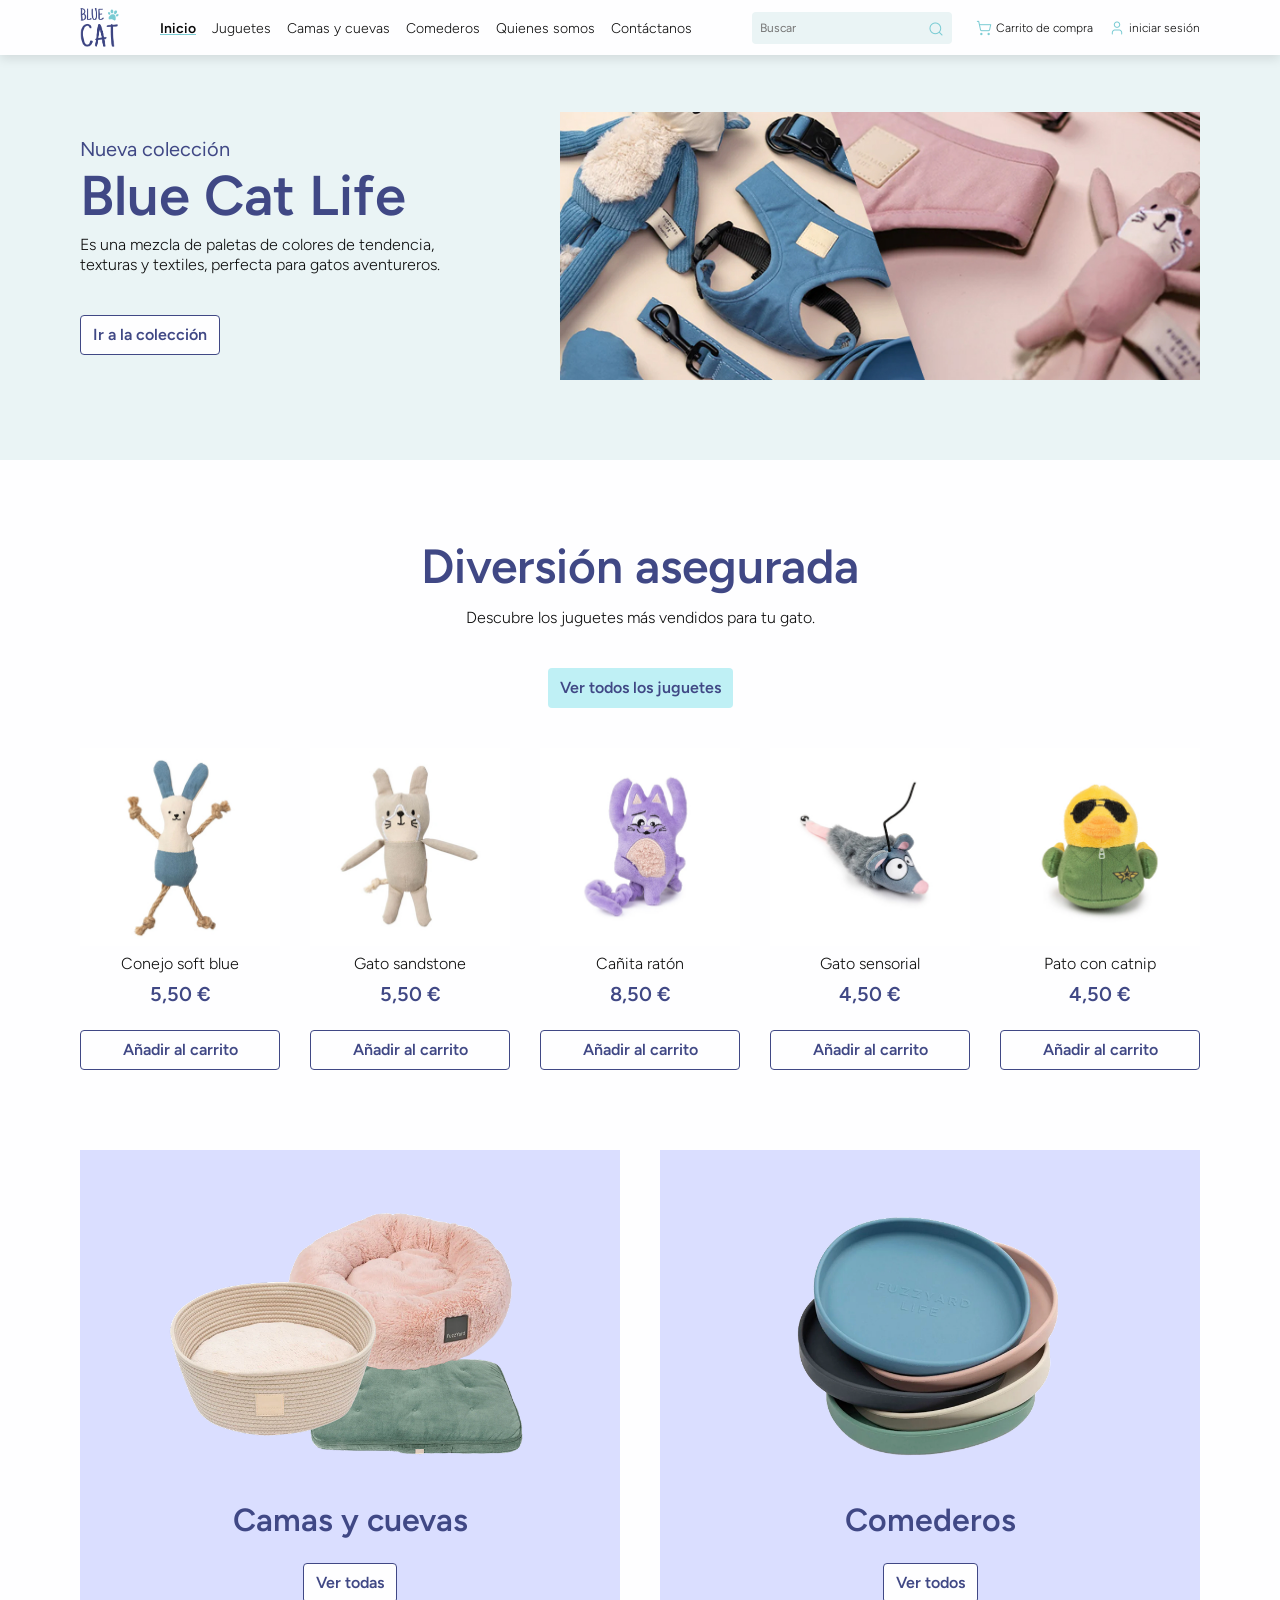
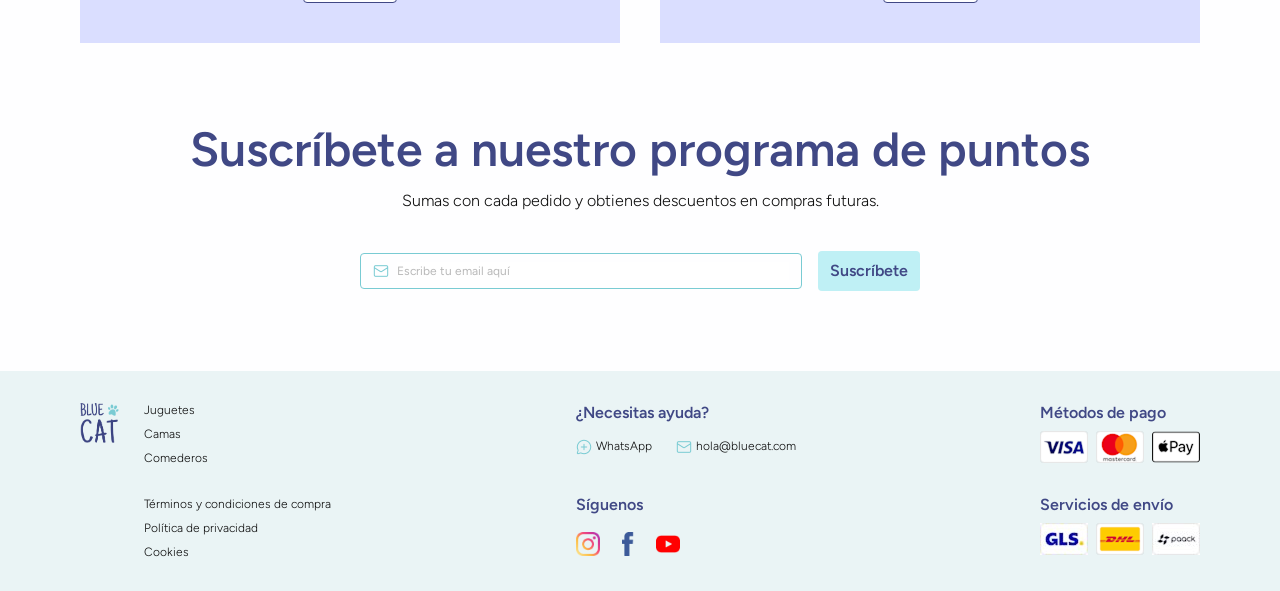
<file: index.html>
<!DOCTYPE html>
<html lang="en">
<head>
    <meta charset="UTF-8">
    <meta name="viewport" content="width=device-width, initial-scale=1.0">
    <meta name="description" content="Tienda de accesorios para gatos que respetaran su naturaleza aventurera y curiosa. Creados con materiales no tóxicos, de colores calmos y sostenibles.">
    <meta name="author" content="Paula Martelotti">
    <meta name="robots" content="index, follow">
    <title>Blue cat</title>

    <!-- Boostrap - enlace al CSS -->
    <link href="https://cdn.jsdelivr.net/npm/bootstrap@5.3.8/dist/css/bootstrap.min.css" rel="stylesheet" integrity="sha384-sRIl4kxILFvY47J16cr9ZwB07vP4J8+LH7qKQnuqkuIAvNWLzeN8tE5YBujZqJLB" crossorigin="anonymous">

    <!-- CSS -->
    <link rel="stylesheet" href="./css/style.css">

    <!-- Font -->
    <link rel="preconnect" href="https://fonts.googleapis.com">
    <link rel="preconnect" href="https://fonts.gstatic.com" crossorigin>
    <link href="https://fonts.googleapis.com/css2?family=Figtree:ital,wght@0,300..900;1,300..900&display=swap" rel="stylesheet">

</head>

<body>

    <header>
        <!-- NAVBAR BOOSTRAP -->
        <nav class="navbar navbar-expand-lg nav-container">
            <div class="container-fluid">
                <a class="logo-drawer-menu" href="./index.html">
                    <img src="./img/logo.png" alt="Inicio">
                </a>
                <button class="navbar-toggler" type="button" data-bs-toggle="collapse" data-bs-target="#navbarSupportedContent" aria-controls="navbarSupportedContent" aria-expanded="false" aria-label="Toggle navigation">
                    <span class="navbar-toggler-icon"></span>
                </button>

                <div class="collapse navbar-collapse drawer-menu" id="navbarSupportedContent">
                    <ul class="navbar-nav me-auto mb-2 mb-lg-0 nav-menu-spacing">
                        <li class="nav.menu.item nav-active">
                            <a href="">Inicio</a>
                        </li>
                        <li class="nav.menu.item">
                            <a href="./pages/juguetes.html">Juguetes</a>
                        </li>
                        <li class="nav.menu.item">
                            <a href="./pages/camas-cuevas.html">Camas y cuevas</a>
                        </li>
                        <li class="nav.menu.item">
                            <a href="./pages/comederos.html">Comederos</a>
                        </li>
                        <li class="nav.menu.item">
                            <a href="./pages/quienes-somos.html">Quienes somos</a>
                        </li>
                        <li class="nav.menu.item">
                            <a href="./pages/contacto.html">Contáctanos</a>
                        </li>
                    </ul>

                    <div class="nav-right-menu">
                        <!-- search bar -->
                        <div class="search-container">
                            <input type="search" name="buscar" id="buscar" placeholder="Buscar">
                            <a href="">
                                <img src="./img/icons/search.png" alt="search-icon">
                            </a>
                        </div>

                        <!-- user actions -->
                        <ul class="user-actions">
                            <li>
                                <a class="user-actions-item" href="">
                                    <img src="./img/icons/shopping-cart.png" alt="shopping-cart-icon">
                                    <p>Carrito de compra</p>
                                </a>
                            </li>

                            <li>
                                <a class="user-actions-item" href="">
                                    <img src="./img/icons/user.png" alt="User-icon">
                                    <p>iniciar sesión</p>
                                </a>
                            </li>
                        </ul>
                    </div>   
                </div>
            </div>
        </nav>
    </header>

    <main>
        <!-- blue cat life -->
        <section class="hero">
            <div class="hero-content">
                <div>
                    <p class="hero-superindice">Nueva colección</p>
                    <h1>Blue Cat Life</h1>
                    <p class="hero-body">Es una mezcla de paletas de colores de tendencia, texturas y textiles, perfecta para gatos aventureros.</p>
                </div>
                <div>
                    <a class="secondary-button" href="./pages/nueva-coleccion.html">Ir a la colección</a>
                </div>   
            </div>
            <div>
                <img class="hero-img" src="./img/home/img-hero.jpg" alt="Imagen nueva coleccion">
            </div>
        </section>

        <!-- diversion asegurada -->
        <section class="home-intro">
            <div class="h2-header">
                <div">
                    <h2>Diversión asegurada</h2>
                    <p class="body-lg">Descubre los juguetes más vendidos para tu gato.</p>
                </div>
                <div>
                    <a class="primary-button" href="./pages/juguetes.html">Ver todos los juguetes</a>
                </div>
            </div>

            <!-- cards juguetes -->
            <div class="main-diversion-cards">
              <div class="card-plain">
                <div class="card-plain-content">
                    <img src="./img/home/card-01.jpg" alt="Conejo soft">
                    <p class="body-lg">Conejo soft blue</p>
                    <p class="card-title">5,50 €</p>
                </div>
                <button class="secondary-button button-fill-content">Añadir al carrito</button>
              </div>  

              <div class="card-plain">
                <div class="card-plain-content">
                    <img src="./img/home/card-02.jpg" alt="Gato sandstone">
                    <p class="body-lg">Gato sandstone</p>
                    <p class="card-title">5,50 €</p>
                </div>
                <button class="secondary-button button-fill-content">Añadir al carrito</button>
              </div> 

              <div class="card-plain">
                <div class="card-plain-content">
                    <img src="./img/home/card-03.jpg" alt="Cañita ratón">
                    <p class="body-lg">Cañita ratón</p>
                    <p class="card-title">8,50 €</p>
                </div>         
                <button class="secondary-button button-fill-content">Añadir al carrito</button>
              </div> 

              <div class="card-plain">
                <div class="card-plain-content">
                    <img src="./img/home/card-04.jpg" alt="Gato sensorial">
                    <p class="body-lg">Gato sensorial</p>
                    <p class="card-title">4,50 €</p>
                </div>
                <button class="secondary-button button-fill-content">Añadir al carrito</button>
              </div>
              
              <div class="card-plain">
                <div class="card-plain-content">
                    <img src="./img/home/card-05.jpg" alt="Pato con catnip">
                    <p class="body-lg">Pato con catnip</p>
                    <p class="card-title">4,50 €</p>
                </div>
                <button class="secondary-button button-fill-content">Añadir al carrito</button>
              </div> 
            </div>
        </section>

        <!-- cards camas y comederos -->
        <section class="main-cards-full">
            <div class="card-full">
                <img class="card-full-img" src="./img/home/camas.png" alt="Camas y cuevas">
                <h3>Camas y cuevas</h3>
                <div>
                    <a class="secondary-button" href="./pages/camas-cuevas.html">Ver todas</a>
                </div>
            </div>

            <div class="card-full">
                <img class="card-full-img" src="./img/home/comederos.png" alt="Comederos">
                <h3>Comederos</h3>
                <div>
                    <a class="secondary-button" href="./pages/comederos.html">Ver todos</a>
                </div>
            </div>
        </section>

        <!-- subscripcion -->
        <section class="home-intro">
             <div>
                <h2>Suscríbete a nuestro programa de puntos </h2>
                <p class="body-lg">Sumas con cada pedido y obtienes descuentos en compras futuras.</p>
             </div>

             <div class="textfield">
                <div class="textfield-container">
                    <img src="./img/icons/mail.png" alt="img de un correo">
                    <input type="email" name="" id="" placeholder="Escribe tu email aquí">
                </div>
                <input class="primary-button button-mobile" type="submit" value="Suscríbete">
             </div>
        </section>

    </main>


    <footer class="bkg-color-verde footer-spacing">
        <!-- elementos izquierda -->
        <div class="footer-left">
            <img src="./img/logo.png" alt="logo">

            <div class="footer-left-text">
                <ul class="body-sm footer-left-text-items">
                    <li><a href="./pages/juguetes.html">Juguetes</a></li>
                    <li><a href="./pages/camas-cuevas.html">Camas</a></li>
                    <li><a href="./pages/comederos.html">Comederos</a></li>
                </ul>

                <ul class="body-sm footer-left-text-items">
                    <li><a href="">Términos y condiciones de compra</a></li>
                    <li><a href="">Política de privacidad</a></li>
                    <li><a href="">Cookies</a></li>
                </ul>
            </div>
        </div>

        <!-- elementos centro -->
        <div class="footer-mid-right footer-responsive-layout">
            <div class="footer-mid">
                <h4>¿Necesitas ayuda?</h4>
                <ul class="body-sm footer-mid-help">
                    <li>
                        <a class="footer-mid-help-item" href="">
                            <img class="img-ayuda" src="./img/assets footer/message-plus.png" alt="whatsapp">
                            <p>WhatsApp</p>
                        </a>
                    </li>
                    <li>
                        <a class="footer-mid-help-item" href="">
                            <img class="img-ayuda" src="./img/icons/mail.png" alt="email">
                            <p>hola@bluecat.com</p>
                        </a>
                    </li>
                </ul>
            </div>
            <div class="footer-mid">
                <h4>Síguenos</h4>
                <ul class="footer-mid-rrss">
                    <li>
                        <a href="">
                            <img class="img-rrss" src="./img/assets footer/instagram.png" alt="instagram">
                        </a>
                    </li>
                    <li>
                        <a href="">
                            <img class="img-rrss" src="./img/assets footer/facebook.png" alt="facebook">
                        </a>
                    </li>
                    <li>
                        <a href="">
                            <img class="img-rrss" src="./img/assets footer/youtube.png" alt="youtube">
                        </a>
                    </li>
                </ul>
            </div> 
        </div>

        <!-- elementos derecha -->
        <div class="footer-mid-right footer-responsive-layout">
             <div class="footer-right">
                <h4>Métodos de pago</h4>
                <ul class="footer-right-img">
                    <li>
                        <img class="img-pago-envio" src="./img/assets footer/visa.png" alt="visa">
                    </li>
                    <li>
                        <img class="img-pago-envio" src="./img/assets footer/mastercard.png" alt="mastercard">
                    </li>
                    <li>
                        <img class="img-pago-envio" src="./img/assets footer/apple.png" alt="apple-pay">
                    </li>
                </ul>
             </div>

             <div class="footer-right ">
                <h4>Servicios de envío</h4>
                <ul class="footer-right-img">
                    <li>
                        <img class="img-pago-envio" src="./img/assets footer/gls.png" alt="gls">
                    </li>
                    <li>
                        <img class="img-pago-envio" src="./img/assets footer/dhl.png" alt="dhl"> 
                    </li>
                    <li>
                        <img class="img-pago-envio" src="./img/assets footer/paak.png" alt="paack">
                    </li>
                </ul>
             </div>
             
        </div>

    </footer>

    <!-- Boostrap - funcionalidades -->
    <script src="https://cdn.jsdelivr.net/npm/bootstrap@5.3.8/dist/js/bootstrap.bundle.min.js" integrity="sha384-FKyoEForCGlyvwx9Hj09JcYn3nv7wiPVlz7YYwJrWVcXK/BmnVDxM+D2scQbITxI" crossorigin="anonymous"></script>
</body>
</html>
</file>
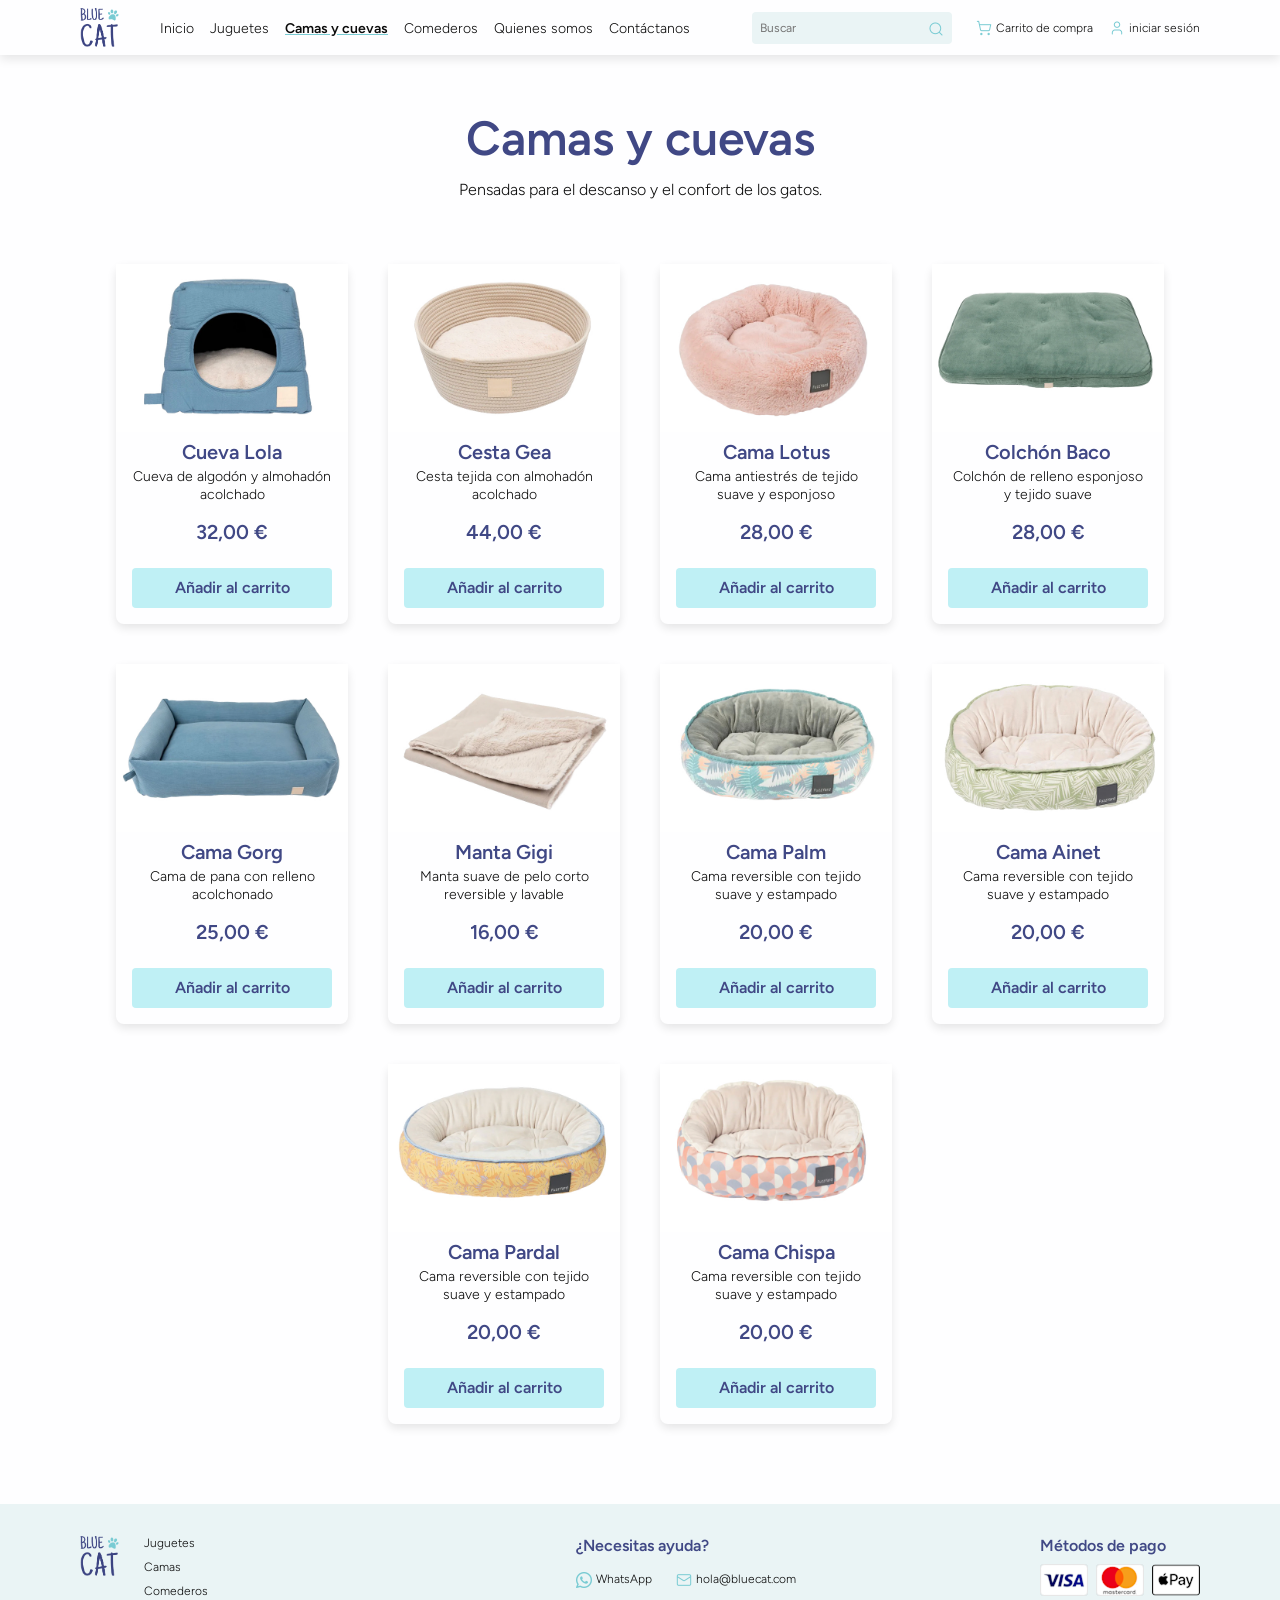
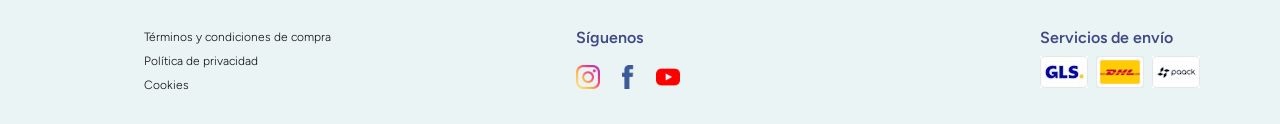
<file: pages/camas-cuevas.html>
<!DOCTYPE html>
<html lang="en">
<head>
    <meta charset="UTF-8">
    <meta name="viewport" content="width=device-width, initial-scale=1.0">
    <meta name="description" content="Camas y cuevas pensadas para el descansar de los gatos. Estan hechas con materiales naturales, lavables y sostenibles, evitando posibles alergias.">
    <meta name="author" content="Paula Martelotti">
    <meta name="robots" content="index, follow">
    <title>Camas y cuevas</title>

    <!-- Boostrap - enlace al CSS -->
    <link href="https://cdn.jsdelivr.net/npm/bootstrap@5.3.8/dist/css/bootstrap.min.css" rel="stylesheet" integrity="sha384-sRIl4kxILFvY47J16cr9ZwB07vP4J8+LH7qKQnuqkuIAvNWLzeN8tE5YBujZqJLB" crossorigin="anonymous">

    <!-- CSS -->
    <link rel="stylesheet" href="../css/style.css">

    <!-- Font -->
    <link rel="preconnect" href="https://fonts.googleapis.com">
    <link rel="preconnect" href="https://fonts.gstatic.com" crossorigin>
    <link href="https://fonts.googleapis.com/css2?family=Figtree:ital,wght@0,300..900;1,300..900&display=swap" rel="stylesheet">
</head>

<body>

    <header>
        <!-- NAVBAR BOOSTRAP -->
        <nav class="navbar navbar-expand-lg nav-container">
            <div class="container-fluid">
                <a class="logo-drawer-menu" href="../index.html">
                    <img src="../img/logo.png" alt="Inicio">
                </a>
                <button class="navbar-toggler" type="button" data-bs-toggle="collapse" data-bs-target="#navbarSupportedContent" aria-controls="navbarSupportedContent" aria-expanded="false" aria-label="Toggle navigation">
                    <span class="navbar-toggler-icon"></span>
                </button>

                <div class="collapse navbar-collapse drawer-menu" id="navbarSupportedContent">
                    <ul class="navbar-nav me-auto mb-2 mb-lg-0 nav-menu-spacing">
                        <li class="nav.menu.item">
                            <a href="../index.html">Inicio</a>
                        </li>
                        <li class="nav.menu.item">
                            <a href="./juguetes.html">Juguetes</a>
                        </li>
                        <li class="nav.menu.item nav-active">
                            <a href="">Camas y cuevas</a>
                        </li>
                        <li class="nav.menu.item">
                            <a href="./comederos.html">Comederos</a>
                        </li>
                        <li class="nav.menu.item">
                            <a href="./quienes-somos.html">Quienes somos</a>
                        </li>
                        <li class="nav.menu.item">
                            <a href="./contacto.html">Contáctanos</a>
                        </li>
                    </ul>

                    <div class="nav-right-menu">
                        <!-- search bar -->
                        <div class="search-container">
                            <input type="search" name="buscar" id="buscar" placeholder="Buscar">
                            <a href="">
                                <img src="../img/icons/search.png" alt="search-icon">
                            </a>
                        </div>

                        <!-- user actions -->
                        <ul class="user-actions">
                            <li>
                                <a class="user-actions-item" href="">
                                    <img src="../img/icons/shopping-cart.png" alt="shopping-cart-icon">
                                    <p>Carrito de compra</p>
                                </a>
                            </li>

                            <li>
                                <a class="user-actions-item" href="">
                                    <img src="../img/icons/user.png" alt="User-icon">
                                    <p>iniciar sesión</p>
                                </a>
                            </li>
                        </ul>
                    </div>   
                </div>
            </div>
        </nav>
    </header>

    <main>
        <section class="main-intro">

            <!-- intro -->
            <div>
                <h1 class="h1-intro">Camas y cuevas</h1>
                <p class="body-lg">Pensadas para el descanso y el confort de los gatos.</p>
            </div>

            <!-- cards -->
            <div class="cards-container">
                <!-- card 1-->
                <div class="card-shadow">
                    <div>
                        <a href="">
                            <img class="card-shadow-img" src="../img/camas/cama-01.jpg" alt="Cueva Lola">
                            <div class="card-shadow-content">
                                <div class="card-shadow-text">
                                    <p class="card-title">Cueva Lola</p>
                                    <p class="body-md">Cueva de algodón y almohadón acolchado</p>
                                </div>
                                <p class="card-title">32,00 €</p>
                            </div>
                        </a>
                    </div>
                    <div class="card-shadow-button">
                        <button class="primary-button button-fill-content">Añadir al carrito</button>
                    </div>
                </div>

                <!-- card 2-->
                <div class="card-shadow">
                    <div>
                        <a href="">
                            <img class="card-shadow-img" src="../img/camas/cama-02.jpg" alt="Cesta Gea">
                            <div class="card-shadow-content">
                                <div class="card-shadow-text">
                                    <p class="card-title">Cesta Gea</p>
                                    <p class="body-md">Cesta tejida con almohadón acolchado</p>
                                </div>
                                <p class="card-title">44,00 €</p>
                            </div>
                        </a>
                    </div>
                    <div class="card-shadow-button">
                        <button class="primary-button button-fill-content">Añadir al carrito</button>
                    </div>
                </div>

                <!-- card 3-->
                <div class="card-shadow">
                    <div>
                        <a href="">
                            <img class="card-shadow-img" src="../img/camas/cama-03.jpg" alt="Cama Lotus">
                            <div class="card-shadow-content">
                                <div class="card-shadow-text">
                                    <p class="card-title">Cama Lotus</p>
                                    <p class="body-md">Cama antiestrés de tejido suave y esponjoso</p>
                                </div>
                                <p class="card-title">28,00 €</p>
                            </div>
                        </a>
                    </div>
                    <div class="card-shadow-button">
                        <button class="primary-button button-fill-content">Añadir al carrito</button>
                    </div>
                </div>

                <!-- card 4-->
                <div class="card-shadow">
                    <div>
                        <a href="">
                            <img class="card-shadow-img" src="../img/camas/cama-04.jpg" alt="Colchón Baco">
                            <div class="card-shadow-content">
                                <div class="card-shadow-text">
                                    <p class="card-title">Colchón Baco</p>
                                    <p class="body-md">Colchón de relleno esponjoso y tejido suave</p>
                                </div>
                                <p class="card-title">28,00 €</p>
                            </div>
                        </a>
                    </div>
                    <div class="card-shadow-button">
                        <button class="primary-button button-fill-content">Añadir al carrito</button>
                    </div>
                </div>

                <!-- card 5-->
                <div class="card-shadow">
                    <div>
                        <a href="">
                            <img class="card-shadow-img" src="../img/camas/cama-05.jpg" alt="Cama Gorg">
                            <div class="card-shadow-content">
                                <div class="card-shadow-text">
                                    <p class="card-title">Cama Gorg</p>
                                    <p class="body-md">Cama de pana con relleno acolchonado</p>
                                </div>
                                <p class="card-title">25,00 €</p>
                            </div>
                        </a>
                    </div>
                    <div class="card-shadow-button">
                        <button class="primary-button button-fill-content">Añadir al carrito</button>
                    </div>
                </div>

                <!-- card 6-->
                <div class="card-shadow">
                    <div>
                        <a href="">
                            <img class="card-shadow-img" src="../img/camas/cama-06.jpg" alt="Manta Gigi">
                            <div class="card-shadow-content">
                                <div class="card-shadow-text">
                                    <p class="card-title">Manta Gigi</p>
                                    <p class="body-md"> Manta suave de pelo corto reversible y lavable</p>
                                </div>
                                <p class="card-title">16,00 €</p>
                            </div>
                        </a>
                    </div>
                    <div class="card-shadow-button">
                        <button class="primary-button button-fill-content">Añadir al carrito</button>
                    </div>
                </div>

                <!-- card 7-->
                <div class="card-shadow">
                    <div>
                        <a href="">
                            <img class="card-shadow-img" src="../img/camas/cama-07.jpg" alt="Cama Palm">
                            <div class="card-shadow-content">
                                <div class="card-shadow-text">
                                    <p class="card-title">Cama Palm</p>
                                    <p class="body-md">Cama reversible con tejido suave y estampado</p>
                                </div>
                                <p class="card-title">20,00 €</p>
                            </div>
                        </a>
                    </div>
                    <div class="card-shadow-button">
                        <button class="primary-button button-fill-content">Añadir al carrito</button>
                    </div>
                </div>

                <!-- card 8-->
                <div class="card-shadow">
                    <div>
                        <a href="">
                            <img class="card-shadow-img" src="../img/camas/cama-08.jpg" alt="Cama Ainet">
                            <div class="card-shadow-content">
                                <div class="card-shadow-text">
                                    <p class="card-title">Cama Ainet</p>
                                    <p class="body-md">Cama reversible con tejido suave y estampado</p>
                                </div>
                                <p class="card-title">20,00 €</p>
                            </div>
                        </a>
                    </div>
                    <div class="card-shadow-button">
                        <button class="primary-button button-fill-content">Añadir al carrito</button>
                    </div>
                </div>

                <!-- card 9-->
                <div class="card-shadow">
                    <div>
                        <a href="">
                            <img class="card-shadow-img" src="../img/camas/cama-09.jpg" alt="Cama Pardal">
                            <div class="card-shadow-content">
                                <div class="card-shadow-text">
                                    <p class="card-title">Cama Pardal</p>
                                    <p class="body-md">Cama reversible con tejido suave y estampado</p>
                                </div>
                                <p class="card-title">20,00 €</p>
                            </div>
                        </a>
                    </div>
                    <div class="card-shadow-button">
                        <button class="primary-button button-fill-content">Añadir al carrito</button>
                    </div>
                </div>

                <!-- card 10-->
                <div class="card-shadow">
                    <div>
                        <a href="">
                            <img class="card-shadow-img" src="../img/camas/cama-10.jpg" alt="Cama Chispa">
                            <div class="card-shadow-content">
                                <div class="card-shadow-text">
                                    <p class="card-title">Cama Chispa</p>
                                    <p class="body-md">Cama reversible con tejido suave y estampado</p>
                                </div>
                                <p class="card-title">20,00 €</p>
                            </div>
                        </a>
                    </div>
                    <div class="card-shadow-button">
                        <button class="primary-button button-fill-content">Añadir al carrito</button>
                    </div>
                </div>
            </div>        
        </section>
    </main>

    <footer class="bkg-color-verde footer-spacing">

        <!-- elementos izquierda -->
        <div class="footer-left">
             <img src="../img/logo.png" alt="logo">

             <div class="footer-left-text">
                <ul class="body-sm footer-left-text-items">
                    <li><a href="./juguetes.html">Juguetes</a></li>
                    <li><a href="./camas-cuevas.html">Camas</a></li>
                    <li><a href="./comederos.html">Comederos</a></li>
                </ul>

                <ul class="body-sm footer-left-text-items">
                    <li><a href="">Términos y condiciones de compra</a></li>
                    <li><a href="">Política de privacidad</a></li>
                    <li><a href="">Cookies</a></li>
                </ul>
             </div>
        </div>

        <!-- elementos centro -->
        <div class="footer-mid-right footer-responsive-layout">
             <div class="footer-mid">
                <h4>¿Necesitas ayuda?</h4>
                <ul class="body-sm footer-mid-help">
                    <li>
                        <a class="footer-mid-help-item" href="">
                            <img class="img-ayuda" src="../img/assets footer/whatsapp.png" alt="whatsapp">
                            <p>WhatsApp</p>
                        </a>
                    </li>
                    <li>
                        <a class="footer-mid-help-item" href="">
                            <img class="img-ayuda" src="../img/icons/mail.png" alt="email">
                            <p>hola@bluecat.com</p>
                        </a>
                    </li>
                </ul>
             </div>
             <div class="footer-mid">
                <h4>Síguenos</h4>
                <ul class="footer-mid-rrss">
                    <li>
                        <a href="">
                            <img class="img-rrss" src="../img/assets footer/instagram.png" alt="instagram">
                        </a>
                    </li>
                    <li>
                        <a href="">
                            <img class="img-rrss" src="../img/assets footer/facebook.png" alt="facebook">
                        </a>
                    </li>
                    <li>
                        <a href="">
                            <img class="img-rrss" src="../img/assets footer/youtube.png" alt="youtube">
                        </a>
                    </li>
                </ul>
             </div> 
        </div>

        <!-- elementos derecha -->
        <div class="footer-mid-right footer-responsive-layout">
             <div class="footer-right">
                <h4>Métodos de pago</h4>
                <ul class="footer-right-img">
                    <li>
                        <img class="img-pago-envio" src="../img/assets footer/visa.png" alt="visa">
                    </li>
                    <li>
                        <img class="img-pago-envio" src="../img/assets footer/mastercard.png" alt="mastercard">
                    </li>
                    <li>
                        <img class="img-pago-envio" src="../img/assets footer/apple.png" alt="apple-pay">
                    </li>
                </ul>
             </div>

             <div class="footer-right">
                <h4>Servicios de envío</h4>
                <ul class="footer-right-img">
                    <li>
                        <img class="img-pago-envio" src="../img/assets footer/gls.png" alt="gls">
                    </li>
                    <li>
                        <img class="img-pago-envio" src="../img/assets footer/dhl.png" alt="dhl"> 
                    </li>
                    <li>
                        <img class="img-pago-envio" src="../img/assets footer/paak.png" alt="paack">
                    </li>
                </ul>
             </div>    
        </div>
    </footer>

    <!-- Boostrap - funcionalidades -->
    <script src="https://cdn.jsdelivr.net/npm/bootstrap@5.3.8/dist/js/bootstrap.bundle.min.js" integrity="sha384-FKyoEForCGlyvwx9Hj09JcYn3nv7wiPVlz7YYwJrWVcXK/BmnVDxM+D2scQbITxI" crossorigin="anonymous"></script>
    
</body>
</html>
</file>
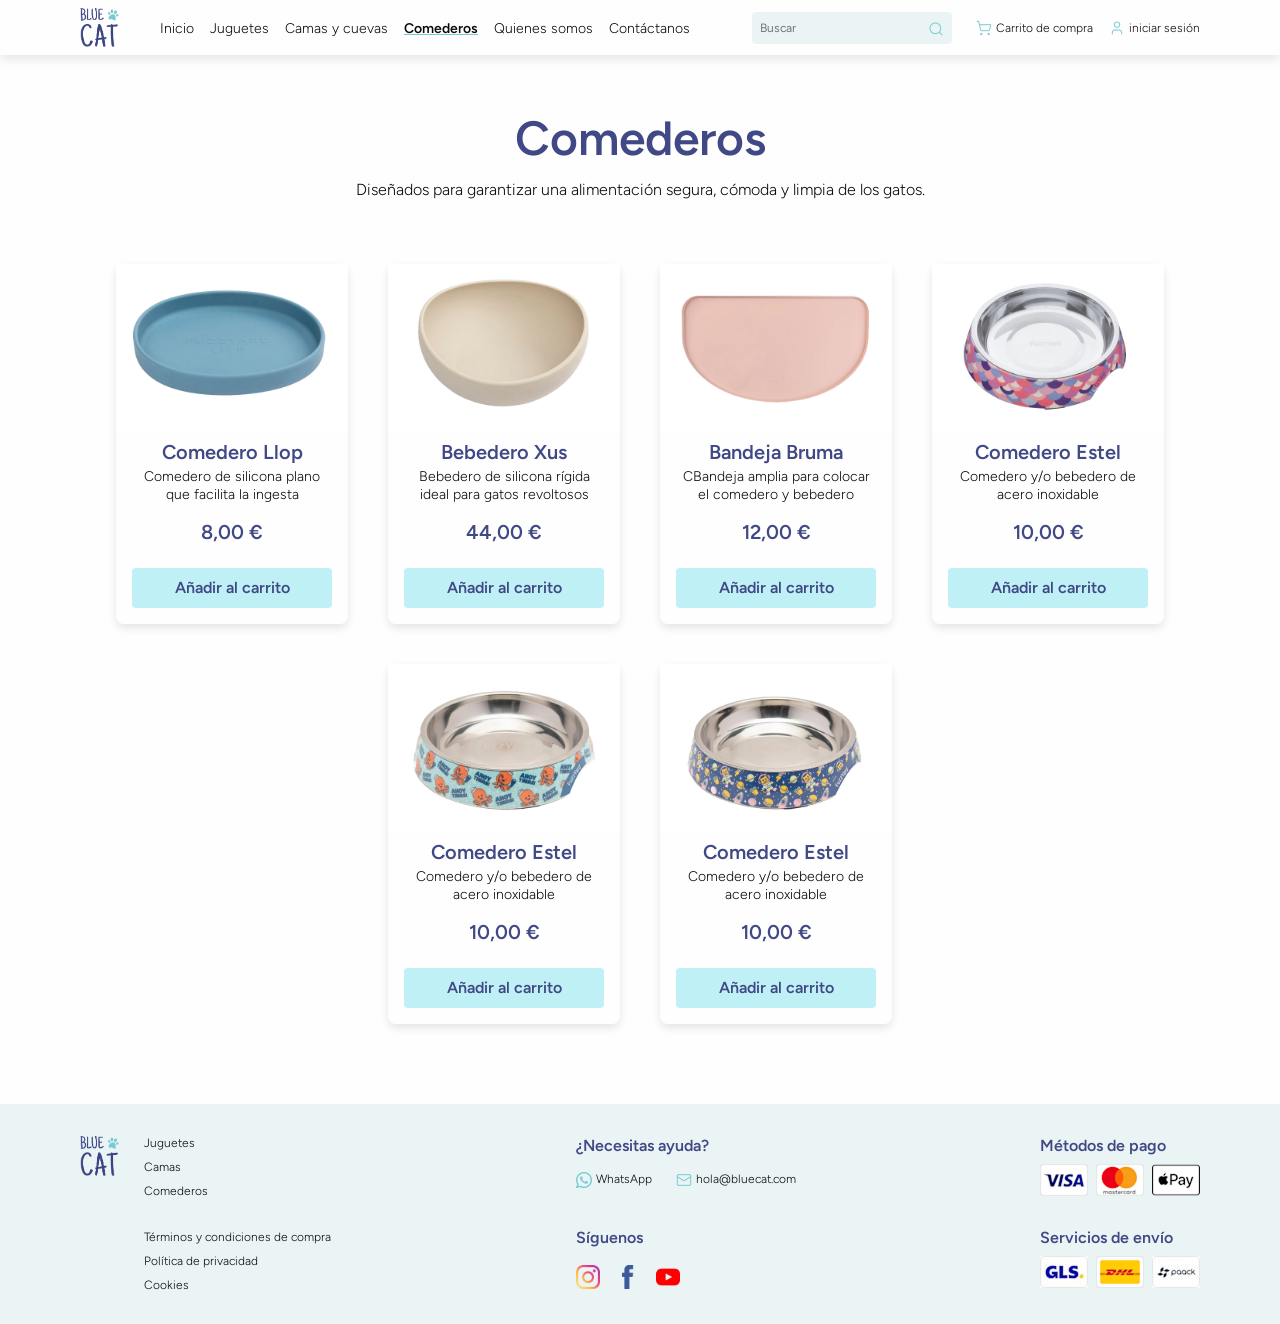
<file: pages/comederos.html>
<!DOCTYPE html>
<html lang="en">
<head>
    <meta charset="UTF-8">
    <meta name="viewport" content="width=device-width, initial-scale=1.0">
    <meta name="description" content="Comederos y bebederos diseñados para la anatomía de los gatos. Estan hechos con materiales naturales, lavables y sostenibles, evitando posibles alergias.">
    <meta name="author" content="Paula Martelotti">
    <meta name="robots" content="index, follow">
    <title>Comederos</title>

    <!-- Boostrap - enlace al CSS -->
    <link href="https://cdn.jsdelivr.net/npm/bootstrap@5.3.8/dist/css/bootstrap.min.css" rel="stylesheet" integrity="sha384-sRIl4kxILFvY47J16cr9ZwB07vP4J8+LH7qKQnuqkuIAvNWLzeN8tE5YBujZqJLB" crossorigin="anonymous">

    <!-- CSS -->
    <link rel="stylesheet" href="../css/style.css">

    <!-- Font -->
    <link rel="preconnect" href="https://fonts.googleapis.com">
    <link rel="preconnect" href="https://fonts.gstatic.com" crossorigin>
    <link href="https://fonts.googleapis.com/css2?family=Figtree:ital,wght@0,300..900;1,300..900&display=swap" rel="stylesheet">
</head>

<body>

    <header>
        <!-- NAVBAR BOOSTRAP -->
        <nav class="navbar navbar-expand-lg nav-container">
            <div class="container-fluid">
                <a class="logo-drawer-menu" href="../index.html">
                    <img src="../img/logo.png" alt="Inicio">
                </a>
                <button class="navbar-toggler" type="button" data-bs-toggle="collapse" data-bs-target="#navbarSupportedContent" aria-controls="navbarSupportedContent" aria-expanded="false" aria-label="Toggle navigation">
                    <span class="navbar-toggler-icon"></span>
                </button>

                <div class="collapse navbar-collapse drawer-menu" id="navbarSupportedContent">
                    <ul class="navbar-nav me-auto mb-2 mb-lg-0 nav-menu-spacing">
                        <li class="nav.menu.item">
                            <a href="../index.html">Inicio</a>
                        </li>
                        <li class="nav.menu.item">
                            <a href="./juguetes.html">Juguetes</a>
                        </li>
                        <li class="nav.menu.item">
                            <a href="../pages/camas-cuevas.html">Camas y cuevas</a>
                        </li>
                        <li class="nav.menu.item nav-active">
                            <a href="">Comederos</a>
                        </li>
                        <li class="nav.menu.item">
                            <a href="./quienes-somos.html">Quienes somos</a>
                        </li>
                        <li class="nav.menu.item">
                            <a href="./contacto.html">Contáctanos</a>
                        </li>
                    </ul>

                    <div class="nav-right-menu">
                        <!-- search bar -->
                        <div class="search-container">
                            <input type="search" name="buscar" id="buscar" placeholder="Buscar">
                            <a href="">
                                <img src="../img/icons/search.png" alt="search-icon">
                            </a>
                        </div>

                        <!-- user actions -->
                        <ul class="user-actions">
                            <li>
                                <a class="user-actions-item" href="">
                                    <img src="../img/icons/shopping-cart.png" alt="shopping-cart-icon">
                                    <p>Carrito de compra</p>
                                </a>
                            </li>

                            <li>
                                <a class="user-actions-item" href="">
                                    <img src="../img/icons/user.png" alt="User-icon">
                                    <p>iniciar sesión</p>
                                </a>
                            </li>
                        </ul>
                    </div>   
                </div>
            </div>
        </nav>
    </header>

    <main>
        <section class="main-intro">

            <!-- intro -->
            <div>
                <h1 class="h1-intro">Comederos</h1>
                <p class="body-lg">Diseñados para garantizar una alimentación segura, cómoda y limpia de los gatos.</p>
            </div>

            <!-- cards -->
            <div class="cards-container">
                <!-- card 1-->
                <div class="card-shadow">
                    <div>
                        <a href="">
                            <img class="card-shadow-img" src="../img/comederos/comedero-01.jpg" alt="Comedero Llop">
                            <div class="card-shadow-content">
                                <div class="card-shadow-text">
                                    <p class="card-title">Comedero Llop</p>
                                    <p class="body-md">Comedero de silicona plano que facilita la ingesta</p>
                                </div>
                                <p class="card-title">8,00 €</p>
                            </div>
                        </a>
                    </div>
                    <div class="card-shadow-button">
                        <button class="primary-button button-fill-content">Añadir al carrito</button>
                    </div>
                </div>

                <!-- card 2-->
                <div class="card-shadow">
                    <div>
                        <a href="">
                            <img class="card-shadow-img" src="../img/comederos/comedero-02.jpg" alt="Bebedero Xus">
                            <div class="card-shadow-content card.shadow.content.fll">
                                <div class="card-shadow-text">
                                    <p class="card-title">Bebedero Xus</p>
                                    <p class="body-md">Bebedero de silicona rígida ideal para gatos revoltosos</p>
                                </div>
                                <p class="card-title">44,00 €</p>
                            </div>
                        </a>
                    </div>
                    <div class="card-shadow-button">
                        <button class="primary-button button-fill-content">Añadir al carrito</button>
                    </div>
                </div>

                <!-- card 3-->
                <div class="card-shadow">
                    <div>
                        <a href="">
                            <img class="card-shadow-img" src="../img/comederos/comedero-03.jpg" alt="Bandeja Bruma">
                            <div class="card-shadow-content">
                                <div class="card-shadow-text">
                                    <p class="card-title">Bandeja Bruma</p>
                                    <p class="body-md">CBandeja amplia para colocar el comedero y bebedero</p>
                                </div>
                                <p class="card-title">12,00 €</p>
                            </div>
                        </a>
                    </div>
                    <div class="card-shadow-button">
                        <button class="primary-button button-fill-content">Añadir al carrito</button>
                    </div>
                </div>

                <!-- card 4-->
                <div class="card-shadow">
                    <div>
                        <a href="">
                            <img class="card-shadow-img" src="../img/comederos/comedero-04.jpg" alt="Comedero Estel">
                            <div class="card-shadow-content">
                                <div class="card-shadow-text">
                                    <p class="card-title">Comedero Estel</p>
                                    <p class="body-md">Comedero y/o bebedero de acero inoxidable</p>
                                </div>
                                <p class="card-title">10,00 €</p>
                            </div>
                        </a>
                    </div>
                    <div class="card-shadow-button">
                        <button class="primary-button button-fill-content">Añadir al carrito</button>
                    </div>
                </div>

                <!-- card 5-->
                <div class="card-shadow">
                    <div>
                        <a href="">
                            <img class="card-shadow-img" src="../img/comederos/comedero-05.jpg" alt="Comedero Estel">
                            <div class="card-shadow-content">
                                <div class="card-shadow-text">
                                    <p class="card-title">Comedero Estel</p>
                                    <p class="body-md">Comedero y/o bebedero de acero inoxidable</p>
                                </div>
                                <p class="card-title">10,00 €</p>
                            </div>
                        </a>
                    </div>
                    <div class="card-shadow-button">
                        <button class="primary-button button-fill-content">Añadir al carrito</button>
                    </div>
                </div>

                <!-- card 6-->
                <div class="card-shadow">
                    <div>
                        <a href="">
                            <img class="card-shadow-img" src="../img/comederos/comedero-06.jpg" alt="Comedero Estel">
                            <div class="card-shadow-content">
                                <div class="card-shadow-text">
                                    <p class="card-title">Comedero Estel</p>
                                    <p class="body-md">Comedero y/o bebedero de acero inoxidable</p>
                                </div>
                                <p class="card-title">10,00 €</p>
                            </div>
                        </a>
                    </div>
                    <div class="card-shadow-button">
                        <button class="primary-button button-fill-content">Añadir al carrito</button>
                    </div>
                </div>
            </div>        
        </section>
    </main>

    <footer class="bkg-color-verde footer-spacing">

        <!-- elementos izquierda -->
        <div class="footer-left">
             <img src="../img/logo.png" alt="logo">

             <div class="footer-left-text">
                <ul class="body-sm footer-left-text-items">
                    <li><a href="./juguetes.html">Juguetes</a></li>
                    <li><a href="./camas-cuevas.html">Camas</a></li>
                    <li><a href="./comederos.html">Comederos</a></li>
                </ul>

                <ul class="body-sm footer-left-text-items">
                    <li><a href="">Términos y condiciones de compra</a></li>
                    <li><a href="">Política de privacidad</a></li>
                    <li><a href="">Cookies</a></li>
                </ul>
             </div>
        </div>

        <!-- elementos centro -->
        <div class="footer-mid-right footer-responsive-layout">
             <div class="footer-mid">
                <h4>¿Necesitas ayuda?</h4>
                <ul class="body-sm footer-mid-help">
                    <li>
                        <a class="footer-mid-help-item" href="">
                            <img class="img-ayuda" src="../img/assets footer/whatsapp.png" alt="whatsapp">
                            <p>WhatsApp</p>
                        </a>
                    </li>
                    <li>
                        <a class="footer-mid-help-item" href="">
                            <img class="img-ayuda" src="../img/icons/mail.png" alt="email">
                            <p>hola@bluecat.com</p>
                        </a>
                    </li>
                </ul>
             </div>
             <div class="footer-mid">
                <h4>Síguenos</h4>
                <ul class="footer-mid-rrss">
                    <li>
                        <a href="">
                            <img class="img-rrss" src="../img/assets footer/instagram.png" alt="instagram">
                        </a>
                    </li>
                    <li>
                        <a href="">
                            <img class="img-rrss" src="../img/assets footer/facebook.png" alt="facebook">
                        </a>
                    </li>
                    <li>
                        <a href="">
                            <img class="img-rrss" src="../img/assets footer/youtube.png" alt="youtube">
                        </a>
                    </li>
                </ul>
             </div> 
        </div>

        <!-- elementos derecha -->
        <div class="footer-mid-right footer-responsive-layout">
             <div class="footer-right">
                <h4>Métodos de pago</h4>
                <ul class="footer-right-img">
                    <li>
                        <img class="img-pago-envio" src="../img/assets footer/visa.png" alt="visa">
                    </li>
                    <li>
                        <img class="img-pago-envio" src="../img/assets footer/mastercard.png" alt="mastercard">
                    </li>
                    <li>
                        <img class="img-pago-envio" src="../img/assets footer/apple.png" alt="apple-pay">
                    </li>
                </ul>
             </div>

             <div class="footer-right">
                <h4>Servicios de envío</h4>
                <ul class="footer-right-img">
                    <li>
                        <img class="img-pago-envio" src="../img/assets footer/gls.png" alt="gls">
                    </li>
                    <li>
                        <img class="img-pago-envio" src="../img/assets footer/dhl.png" alt="dhl"> 
                    </li>
                    <li>
                        <img class="img-pago-envio" src="../img/assets footer/paak.png" alt="paack">
                    </li>
                </ul>
             </div>    
        </div>
    </footer>

    <!-- Boostrap - funcionalidades -->
    <script src="https://cdn.jsdelivr.net/npm/bootstrap@5.3.8/dist/js/bootstrap.bundle.min.js" integrity="sha384-FKyoEForCGlyvwx9Hj09JcYn3nv7wiPVlz7YYwJrWVcXK/BmnVDxM+D2scQbITxI" crossorigin="anonymous"></script>
    
</body>
</html>
</file>
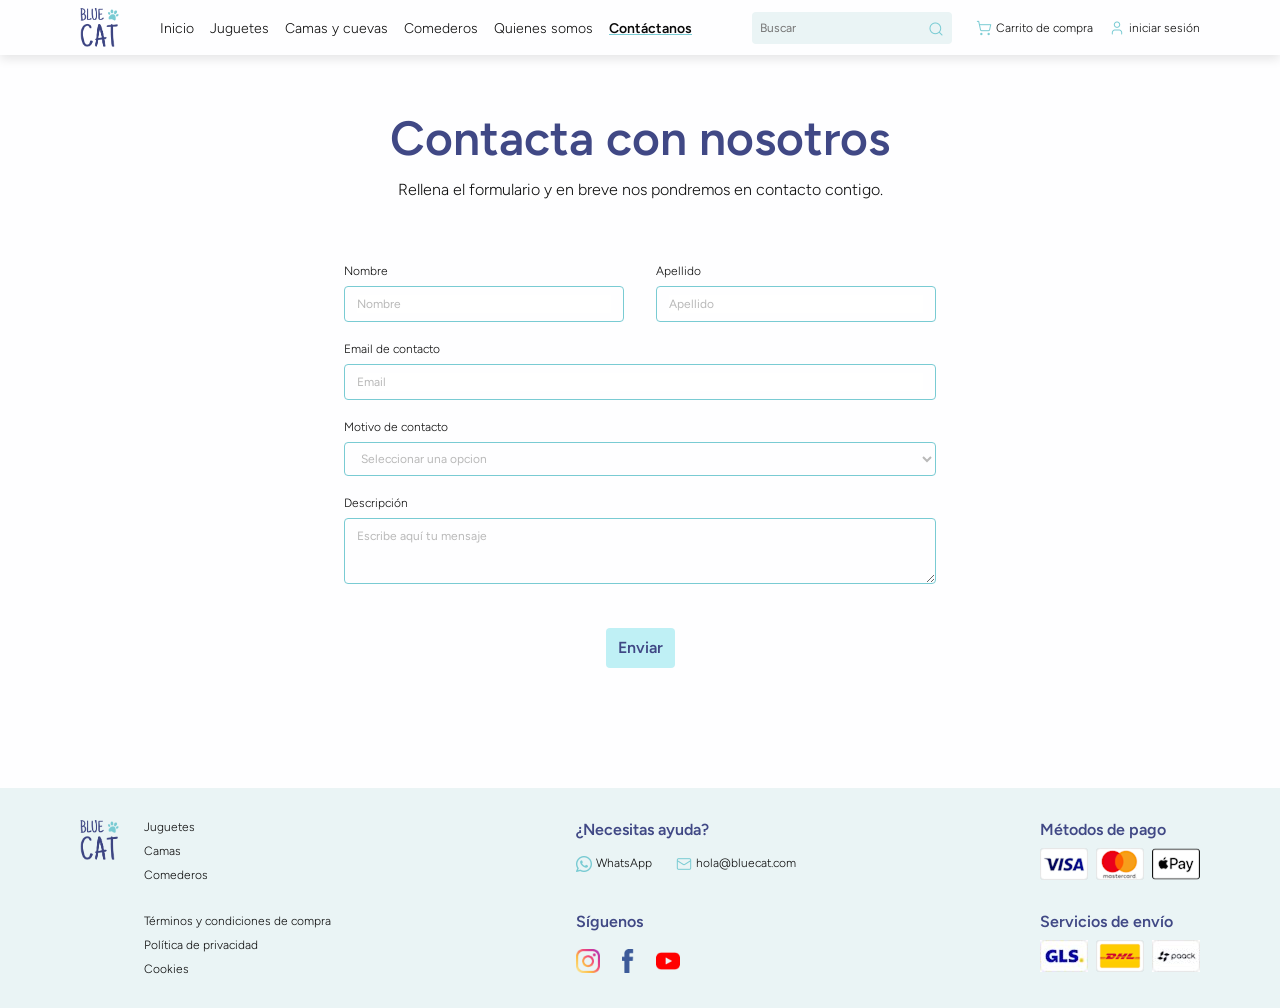
<file: pages/contacto.html>
<!DOCTYPE html>
<html lang="en">
<head>
    <meta charset="UTF-8">
    <meta name="viewport" content="width=device-width, initial-scale=1.0">
    <meta name="description" content="¿Tienes alguna duda o sugerencia? Rellena el formulario adjunto, indica el motivo o necesidad, y a la brevedad nos pondremos en contacto contigo. ">
    <meta name="author" content="Paula Martelotti">
    <meta name="robots" content="index, follow">
    <title>Contacto</title>

    <!-- Boostrap - enlace al CSS -->
    <link href="https://cdn.jsdelivr.net/npm/bootstrap@5.3.8/dist/css/bootstrap.min.css" rel="stylesheet" integrity="sha384-sRIl4kxILFvY47J16cr9ZwB07vP4J8+LH7qKQnuqkuIAvNWLzeN8tE5YBujZqJLB" crossorigin="anonymous">

    <!-- CSS -->
    <link rel="stylesheet" href="../css/style.css">

    <!-- Font -->
    <link rel="preconnect" href="https://fonts.googleapis.com">
    <link rel="preconnect" href="https://fonts.gstatic.com" crossorigin>
    <link href="https://fonts.googleapis.com/css2?family=Figtree:ital,wght@0,300..900;1,300..900&display=swap" rel="stylesheet">
</head>

<body>

    <header>
        <!-- NAVBAR BOOSTRAP -->
        <nav class="navbar navbar-expand-lg nav-container">
            <div class="container-fluid">
                <a class="logo-drawer-menu" href="../index.html">
                    <img src="../img/logo.png" alt="Inicio">
                </a>
                <button class="navbar-toggler" type="button" data-bs-toggle="collapse" data-bs-target="#navbarSupportedContent" aria-controls="navbarSupportedContent" aria-expanded="false" aria-label="Toggle navigation">
                    <span class="navbar-toggler-icon"></span>
                </button>

                <div class="collapse navbar-collapse drawer-menu" id="navbarSupportedContent">
                    <ul class="navbar-nav me-auto mb-2 mb-lg-0 nav-menu-spacing">
                        <li class="nav.menu.item">
                            <a href="../index.html">Inicio</a>
                        </li>
                        <li class="nav.menu.item">
                            <a href="./juguetes.html">Juguetes</a>
                        </li>
                        <li class="nav.menu.item">
                            <a href="./camas-cuevas.html">Camas y cuevas</a>
                        </li>
                        <li class="nav.menu.item">
                            <a href="./comederos.html">Comederos</a>
                        </li>
                        <li class="nav.menu.item">
                            <a href="./quienes-somos.html">Quienes somos</a>
                        </li>
                        <li class="nav.menu.item  nav-active">
                            <a href="">Contáctanos</a>
                        </li>
                    </ul>

                    <div class="nav-right-menu">
                        <!-- search bar -->
                        <div class="search-container">
                            <input type="search" name="buscar" id="buscar" placeholder="Buscar">
                            <a href="">
                                <img src="../img/icons/search.png" alt="search-icon">
                            </a>
                        </div>

                        <!-- user actions -->
                        <ul class="user-actions">
                            <li>
                                <a class="user-actions-item" href="">
                                    <img src="../img/icons/shopping-cart.png" alt="shopping-cart-icon">
                                    <p>Carrito de compra</p>
                                </a>
                            </li>

                            <li>
                                <a class="user-actions-item" href="">
                                    <img src="../img/icons/user.png" alt="User-icon">
                                    <p>iniciar sesión</p>
                                </a>
                            </li>
                        </ul>
                    </div>   
                </div>
            </div>
        </nav>
    </header>


    <main>
        <section class="main-intro">
             <!-- intro -->
            <div>
                <h1 class="h1-intro">Contacta con nosotros</h1>
                <p class="body-lg">Rellena el formulario y en breve nos pondremos en contacto contigo.</p>
            </div>

            <form class="form-style">
                <div class="user-container">
                    <div class="contact-container">
                        <label for="name-form">Nombre</label>
                        <div class="textfield-container">
                            <input type="text" id="name-form" placeholder="Nombre"required>
                        </div>
                    </div>
                    <div class="contact-container">
                        <label for="surname-form">Apellido</label>
                        <div class="textfield-container">
                            <input type="text" id="surname-form" placeholder="Apellido"required>
                        </div>
                    </div>
                </div>

                <div class="contact-container">
                    <label for="email-form">Email de contacto</label>
                    <div class="textfield-container">
                        <input type="email" id="email-form" placeholder="Email"required>
                    </div>
                </div>

                <div class="contact-container">
                    <label for="subject">Motivo de contacto</label>
                    <select class="textfield-container" name="" id="subject"required> 
                        <option value=""disabled selected hidden>Seleccionar una opcion</option>
                        <option value="stock">No hay stock de lo que quiero</option>
                        <option value="pedido">Problemas con un pago</option>
                        <option value="envio">Problemas con un envío</option>
                    </select>
                </div>

                <div class="contact-container">
                    <label for="description">Descripción</label>
                    <textarea class="textfield-container" name="" id="description" placeholder="Escribe aquí tu mensaje"required></textarea>
                </div>

                <div class="button-container">
                    <input class="primary-button button-responsive" type="submit" value="Enviar">
                </div>
            </form>
        </section>
    </main>


    <footer class="bkg-color-verde footer-spacing">

        <!-- elementos izquierda -->
        <div class="footer-left">
             <img src="../img/logo.png" alt="logo">

             <div class="footer-left-text">
                <ul class="body-sm footer-left-text-items">
                    <li><a href="./juguetes.html">Juguetes</a></li>
                    <li><a href="./camas-cuevas.html">Camas</a></li>
                    <li><a href="./comederos.html">Comederos</a></li>
                </ul>

                <ul class="body-sm footer-left-text-items">
                    <li><a href="">Términos y condiciones de compra</a></li>
                    <li><a href="">Política de privacidad</a></li>
                    <li><a href="">Cookies</a></li>
                </ul>
             </div>
        </div>

        <!-- elementos centro -->
        <div class="footer-mid-right footer-responsive-layout">
             <div class="footer-mid">
                <h4>¿Necesitas ayuda?</h4>
                <ul class="body-sm footer-mid-help">
                    <li>
                        <a class="footer-mid-help-item" href="">
                            <img class="img-ayuda" src="../img/assets footer/whatsapp.png" alt="whatsapp">
                            <p>WhatsApp</p>
                        </a>
                    </li>
                    <li>
                        <a class="footer-mid-help-item" href="">
                            <img class="img-ayuda" src="../img/icons/mail.png" alt="email">
                            <p>hola@bluecat.com</p>
                        </a>
                    </li>
                </ul>
             </div>
             <div class="footer-mid">
                <h4>Síguenos</h4>
                <ul class="footer-mid-rrss">
                    <li>
                        <a href="">
                            <img class="img-rrss" src="../img/assets footer/instagram.png" alt="instagram">
                        </a>
                    </li>
                    <li>
                        <a href="">
                            <img class="img-rrss" src="../img/assets footer/facebook.png" alt="facebook">
                        </a>
                    </li>
                    <li>
                        <a href="">
                            <img class="img-rrss" src="../img/assets footer/youtube.png" alt="youtube">
                        </a>
                    </li>
                </ul>
             </div> 
        </div>

        <!-- elementos derecha -->
        <div class="footer-mid-right footer-responsive-layout">
             <div class="footer-right">
                <h4>Métodos de pago</h4>
                <ul class="footer-right-img">
                    <li>
                        <img class="img-pago-envio" src="../img/assets footer/visa.png" alt="visa">
                    </li>
                    <li>
                        <img class="img-pago-envio" src="../img/assets footer/mastercard.png" alt="mastercard">
                    </li>
                    <li>
                        <img class="img-pago-envio" src="../img/assets footer/apple.png" alt="apple-pay">
                    </li>
                </ul>
             </div>

             <div class="footer-right">
                <h4>Servicios de envío</h4>
                <ul class="footer-right-img">
                    <li>
                        <img class="img-pago-envio" src="../img/assets footer/gls.png" alt="gls">
                    </li>
                    <li>
                        <img class="img-pago-envio" src="../img/assets footer/dhl.png" alt="dhl"> 
                    </li>
                    <li>
                        <img class="img-pago-envio" src="../img/assets footer/paak.png" alt="paack">
                    </li>
                </ul>
             </div>    
        </div>
    </footer>

    <!-- Boostrap - funcionalidades -->
    <script src="https://cdn.jsdelivr.net/npm/bootstrap@5.3.8/dist/js/bootstrap.bundle.min.js" integrity="sha384-FKyoEForCGlyvwx9Hj09JcYn3nv7wiPVlz7YYwJrWVcXK/BmnVDxM+D2scQbITxI" crossorigin="anonymous"></script>
    
</body>
</html>
</file>
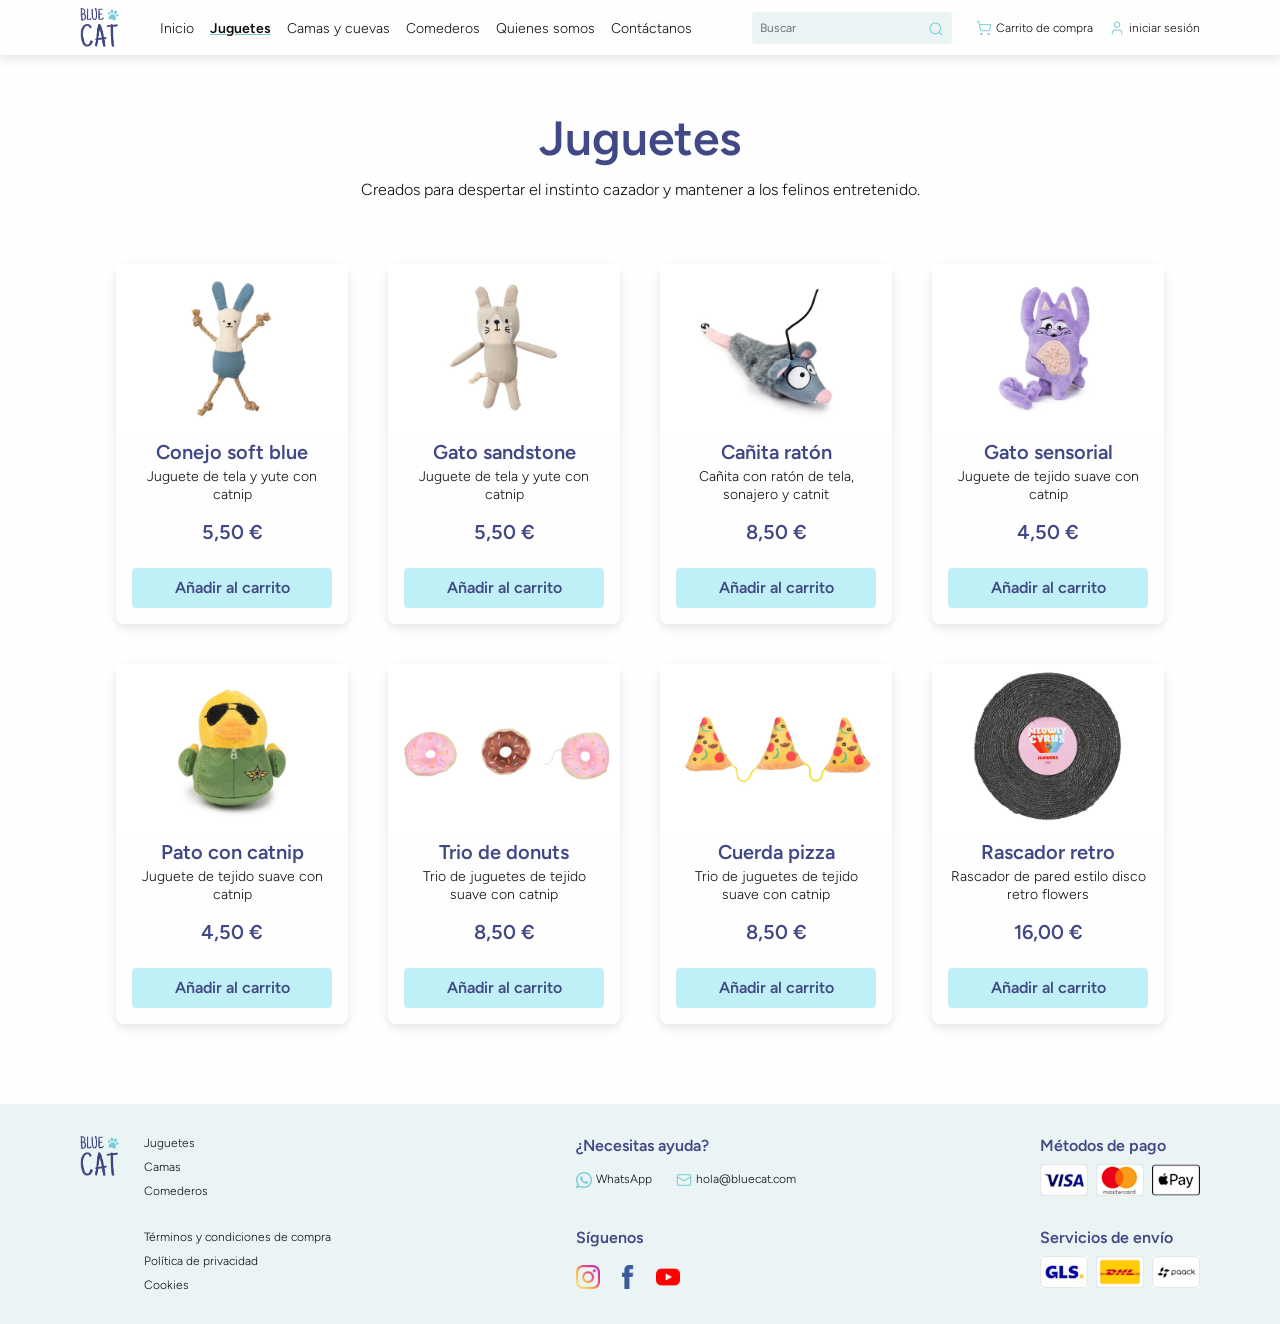
<file: pages/juguetes.html>
<!DOCTYPE html>
<html lang="en">
<head>
    <meta charset="UTF-8">
    <meta name="viewport" content="width=device-width, initial-scale=1.0">
    <meta name="description" content="Juguetes para gatos que incentivan la actividad. Estan hechos con materiales naturales y sostenibles, evitando posibles alergias. Todos llevan hierva gatera.">
    <meta name="author" content="Paula Martelotti">
    <meta name="robots" content="index, follow">
    <title>Juguetes</title>

    <!-- Boostrap - enlace al CSS -->
    <link href="https://cdn.jsdelivr.net/npm/bootstrap@5.3.8/dist/css/bootstrap.min.css" rel="stylesheet" integrity="sha384-sRIl4kxILFvY47J16cr9ZwB07vP4J8+LH7qKQnuqkuIAvNWLzeN8tE5YBujZqJLB" crossorigin="anonymous">

    <!-- CSS -->
    <link rel="stylesheet" href="../css/style.css">

    <!-- Font -->
    <link rel="preconnect" href="https://fonts.googleapis.com">
    <link rel="preconnect" href="https://fonts.gstatic.com" crossorigin>
    <link href="https://fonts.googleapis.com/css2?family=Figtree:ital,wght@0,300..900;1,300..900&display=swap" rel="stylesheet">
</head>

<body>

    <header>
        <!-- NAVBAR BOOSTRAP -->
        <nav class="navbar navbar-expand-lg nav-container">
            <div class="container-fluid">
                <a class="logo-drawer-menu" href="../index.html">
                    <img src="../img/logo.png" alt="Inicio">
                </a>
                <button class="navbar-toggler" type="button" data-bs-toggle="collapse" data-bs-target="#navbarSupportedContent" aria-controls="navbarSupportedContent" aria-expanded="false" aria-label="Toggle navigation">
                    <span class="navbar-toggler-icon"></span>
                </button>

                <div class="collapse navbar-collapse drawer-menu" id="navbarSupportedContent">
                    <ul class="navbar-nav me-auto mb-2 mb-lg-0 nav-menu-spacing">
                        <li class="nav.menu.item">
                            <a href="../index.html">Inicio</a>
                        </li>
                        <li class="nav.menu.item nav-active">
                            <a href="">Juguetes</a>
                        </li>
                        <li class="nav.menu.item">
                            <a href="./camas-cuevas.html">Camas y cuevas</a>
                        </li>
                        <li class="nav.menu.item">
                            <a href="./comederos.html">Comederos</a>
                        </li>
                        <li class="nav.menu.item">
                            <a href="./quienes-somos.html">Quienes somos</a>
                        </li>
                        <li class="nav.menu.item">
                            <a href="./contacto.html">Contáctanos</a>
                        </li>
                    </ul>

                    <div class="nav-right-menu">
                        <!-- search bar -->
                        <div class="search-container">
                            <input type="search" name="buscar" id="buscar" placeholder="Buscar">
                            <a href="">
                                <img src="../img/icons/search.png" alt="search-icon">
                            </a>
                        </div>

                        <!-- user actions -->
                        <ul class="user-actions">
                            <li>
                                <a class="user-actions-item" href="">
                                    <img src="../img/icons/shopping-cart.png" alt="shopping-cart-icon">
                                    <p>Carrito de compra</p>
                                </a>
                            </li>

                            <li>
                                <a class="user-actions-item" href="">
                                    <img src="../img/icons/user.png" alt="User-icon">
                                    <p>iniciar sesión</p>
                                </a>
                            </li>
                        </ul>
                    </div>   
                </div>
            </div>
        </nav>
    </header>

    <main>
        <section class="main-intro">

            <!-- intro -->
            <div>
                <h1 class="h1-intro">Juguetes</h1>
                <p class="body-lg">Creados para despertar el instinto cazador y mantener a los felinos entretenido.</p>
            </div>

            <!-- cards -->
            <div class="cards-container">
                <!-- card 1-->
                <div class="card-shadow">
                    <div>
                        <a href="">
                            <img class="card-shadow-img" src="../img/juguetes/juguetes-01.jpg" alt="Conejo soft blue">
                            <div class="card-shadow-content">
                                <div class="card-shadow-text">
                                    <p class="card-title">Conejo soft blue</p>
                                    <p class="body-md">Juguete de tela y yute con catnip</p>
                                </div>
                                <p class="card-title">5,50 €</p>
                            </div>
                        </a>
                    </div>
                    <div class="card-shadow-button">
                        <button class="primary-button button-fill-content">Añadir al carrito</button>
                    </div>
                </div>

                <!-- card 2-->
                <div class="card-shadow">
                    <div>
                        <a href="">
                            <img class="card-shadow-img" src="../img/juguetes/juguetes-02.jpg" alt="Gato sandstone">
                            <div class="card-shadow-content">
                                <div class="card-shadow-text">
                                    <p class="card-title">Gato sandstone</p>
                                    <p class="body-md">Juguete de tela y yute con catnip</p>
                                </div>
                                <p class="card-title">5,50 €</p>
                            </div>
                        </a>
                    </div>
                    <div class="card-shadow-button">
                        <button class="primary-button button-fill-content">Añadir al carrito</button>
                    </div>
                </div>

                <!-- card 3-->
                <div class="card-shadow">
                    <div>
                        <a href="">
                            <img class="card-shadow-img" src="../img/juguetes/juguetes-03.jpg" alt="Cañita ratón">
                            <div class="card-shadow-content">
                                <div class="card-shadow-text">
                                    <p class="card-title">Cañita ratón</p>
                                    <p class="body-md">Cañita con ratón de tela, sonajero  y catnit</p>
                                </div>
                                <p class="card-title">8,50 €</p>
                            </div>
                        </a>
                    </div>
                    <div class="card-shadow-button">
                        <button class="primary-button button-fill-content">Añadir al carrito</button>
                    </div>
                </div>

                <!-- card 4-->
                <div class="card-shadow">
                    <div>
                        <a href="">
                            <img class="card-shadow-img" src="../img/juguetes/juguetes-04.jpg" alt="Gato sensorial">
                            <div class="card-shadow-content">
                                <div class="card-shadow-text">
                                    <p class="card-title">Gato sensorial</p>
                                    <p class="body-md">Juguete de tejido suave con catnip</p>
                                </div>
                                <p class="card-title">4,50 €</p>
                            </div>
                        </a>
                    </div>
                    <div class="card-shadow-button">
                        <button class="primary-button button-fill-content">Añadir al carrito</button>
                    </div>
                </div>

                <!-- card 5-->
                <div class="card-shadow">
                    <div>
                        <a href="">
                            <img class="card-shadow-img" src="../img/juguetes/juguetes-05.jpg" alt="Pato con catnip">
                            <div class="card-shadow-content">
                                <div class="card-shadow-text">
                                    <p class="card-title">Pato con catnip</p>
                                    <p class="body-md">Juguete de tejido suave con catnip</p>
                                </div>
                                <p class="card-title">4,50 €</p>
                            </div>
                        </a>
                    </div>
                    <div class="card-shadow-button">
                        <button class="primary-button button-fill-content">Añadir al carrito</button>
                    </div>
                </div>

                <!-- card 6-->
                <div class="card-shadow">
                    <div>
                        <a href="">
                            <img class="card-shadow-img" src="../img/juguetes/juguetes-06.jpg" alt="Trio de donuts">
                            <div class="card-shadow-content">
                                <div class="card-shadow-text">
                                    <p class="card-title">Trio de donuts</p>
                                    <p class="body-md">Trio de juguetes de tejido suave con catnip</p>
                                </div>
                                <p class="card-title">8,50 €</p>
                            </div>
                        </a>
                    </div>
                    <div class="card-shadow-button">
                        <button class="primary-button button-fill-content">Añadir al carrito</button>
                    </div>
                </div>

                <!-- card 7-->
                <div class="card-shadow">
                    <div>
                        <a href="">
                            <img class="card-shadow-img" src="../img/juguetes/juguetes-07.jpg" alt="Cuerda pizza">
                            <div class="card-shadow-content">
                                <div class="card-shadow-text">
                                    <p class="card-title">Cuerda pizza</p>
                                    <p class="body-md">Trio de juguetes de tejido suave con catnip</p>
                                </div>
                                <p class="card-title">8,50 €</p>
                            </div>
                        </a>
                    </div>
                    <div class="card-shadow-button">
                        <button class="primary-button button-fill-content">Añadir al carrito</button>
                    </div>
                </div>

                <!-- card 8-->
                <div class="card-shadow">
                    <div>
                        <a href="">
                            <img class="card-shadow-img" src="../img/juguetes/juguetes-08.jpg" alt="Rascador retro">
                            <div class="card-shadow-content">
                                <div class="card-shadow-text">
                                    <p class="card-title">Rascador retro</p>
                                    <p class="body-md">Rascador de pared estilo disco retro flowers</p>
                                </div>
                                <p class="card-title">16,00 €</p>
                            </div>
                        </a>
                    </div>
                    <div class="card-shadow-button">
                        <button class="primary-button button-fill-content">Añadir al carrito</button>
                    </div>
                </div>
            </div>        
        </section>
    </main>

    <footer class="bkg-color-verde footer-spacing">

        <!-- elementos izquierda -->
        <div class="footer-left">
             <img src="../img/logo.png" alt="logo">

             <div class="footer-left-text">
                <ul class="body-sm footer-left-text-items">
                    <li><a href="./juguetes.html">Juguetes</a></li>
                    <li><a href="./camas-cuevas.html">Camas</a></li>
                    <li><a href="./comederos.html">Comederos</a></li>
                </ul>

                <ul class="body-sm footer-left-text-items">
                    <li><a href="">Términos y condiciones de compra</a></li>
                    <li><a href="">Política de privacidad</a></li>
                    <li><a href="">Cookies</a></li>
                </ul>
             </div>
        </div>

        <!-- elementos centro -->
        <div class="footer-mid-right footer-responsive-layout">
             <div class="footer-mid">
                <h4>¿Necesitas ayuda?</h4>
                <ul class="body-sm footer-mid-help">
                    <li>
                        <a class="footer-mid-help-item" href="">
                            <img class="img-ayuda" src="../img/assets footer/whatsapp.png" alt="whatsapp">
                            <p>WhatsApp</p>
                        </a>
                    </li>
                    <li>
                        <a class="footer-mid-help-item" href="">
                            <img class="img-ayuda" src="../img/icons/mail.png" alt="email">
                            <p>hola@bluecat.com</p>
                        </a>
                    </li>
                </ul>
             </div>
             <div class="footer-mid">
                <h4>Síguenos</h4>
                <ul class="footer-mid-rrss">
                    <li>
                        <a href="">
                            <img class="img-rrss" src="../img/assets footer/instagram.png" alt="instagram">
                        </a>
                    </li>
                    <li>
                        <a href="">
                            <img class="img-rrss" src="../img/assets footer/facebook.png" alt="facebook">
                        </a>
                    </li>
                    <li>
                        <a href="">
                            <img class="img-rrss" src="../img/assets footer/youtube.png" alt="youtube">
                        </a>
                    </li>
                </ul>
             </div> 
        </div>

        <!-- elementos derecha -->
        <div class="footer-mid-right footer-responsive-layout">
             <div class="footer-right">
                <h4>Métodos de pago</h4>
                <ul class="footer-right-img">
                    <li>
                        <img class="img-pago-envio" src="../img/assets footer/visa.png" alt="visa">
                    </li>
                    <li>
                        <img class="img-pago-envio" src="../img/assets footer/mastercard.png" alt="mastercard">
                    </li>
                    <li>
                        <img class="img-pago-envio" src="../img/assets footer/apple.png" alt="apple-pay">
                    </li>
                </ul>
             </div>

             <div class="footer-right">
                <h4>Servicios de envío</h4>
                <ul class="footer-right-img">
                    <li>
                        <img class="img-pago-envio" src="../img/assets footer/gls.png" alt="gls">
                    </li>
                    <li>
                        <img class="img-pago-envio" src="../img/assets footer/dhl.png" alt="dhl"> 
                    </li>
                    <li>
                        <img class="img-pago-envio" src="../img/assets footer/paak.png" alt="paack">
                    </li>
                </ul>
             </div>    
        </div>
    </footer>

    <!-- Boostrap - funcionalidades -->
    <script src="https://cdn.jsdelivr.net/npm/bootstrap@5.3.8/dist/js/bootstrap.bundle.min.js" integrity="sha384-FKyoEForCGlyvwx9Hj09JcYn3nv7wiPVlz7YYwJrWVcXK/BmnVDxM+D2scQbITxI" crossorigin="anonymous"></script>
    
</body>
</html>
</file>
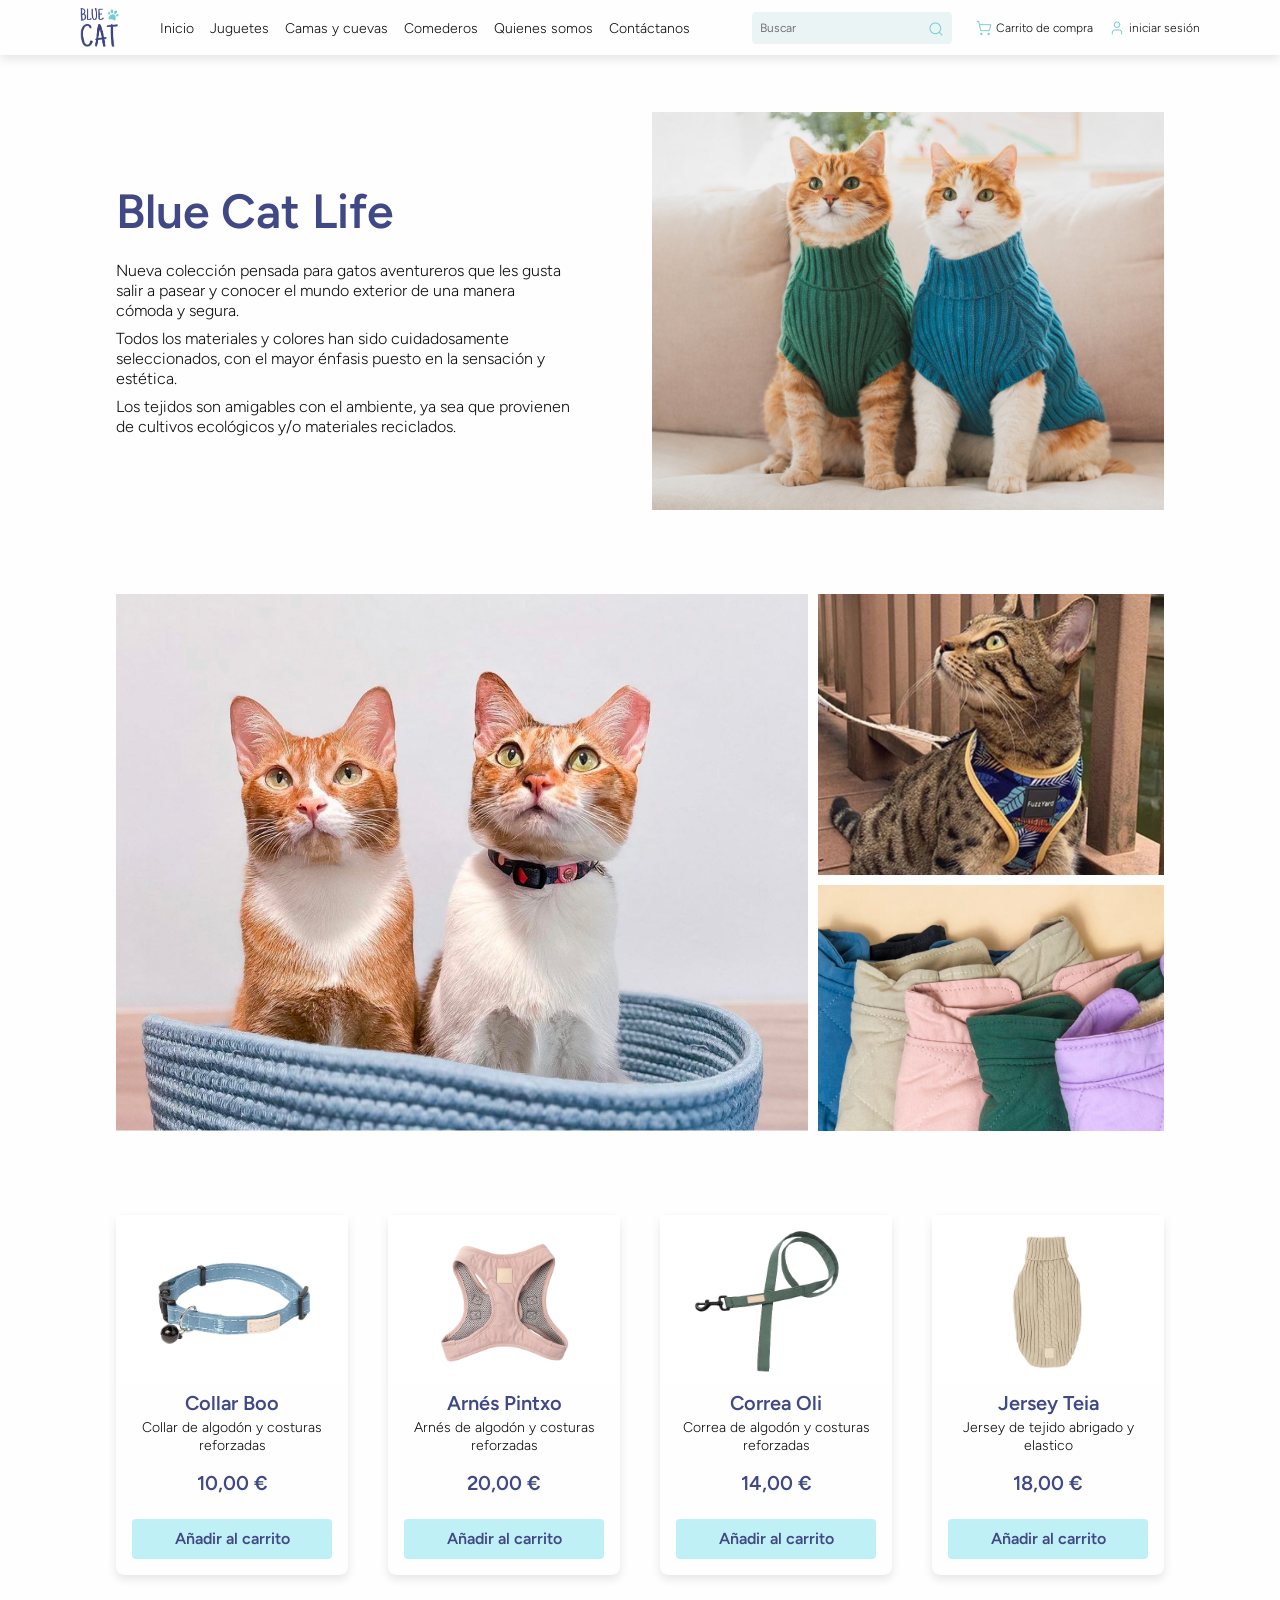
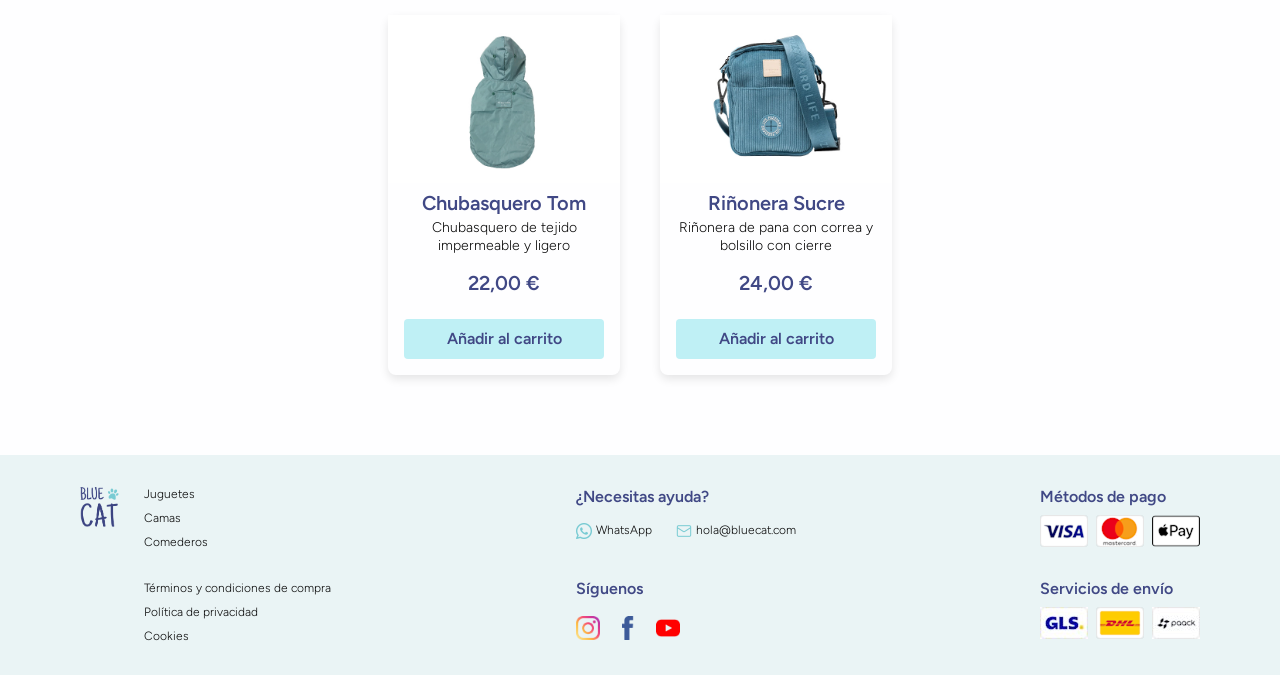
<file: pages/nueva-coleccion.html>
<!DOCTYPE html>
<html lang="en">
<head>
    <meta charset="UTF-8">
    <meta name="viewport" content="width=device-width, initial-scale=1.0">
    <meta name="description" content="Nueva colección Blue Cat Life pensada para gatos aventureros que les gusta salir a pasear y conocer el mundo exterior de una manera cómoda y segura.">
    <meta name="author" content="Paula Martelotti">
    <meta name="robots" content="index, follow">
    <title>Blue Cat Life</title>

    <!-- Boostrap - enlace al CSS -->
    <link href="https://cdn.jsdelivr.net/npm/bootstrap@5.3.8/dist/css/bootstrap.min.css" rel="stylesheet" integrity="sha384-sRIl4kxILFvY47J16cr9ZwB07vP4J8+LH7qKQnuqkuIAvNWLzeN8tE5YBujZqJLB" crossorigin="anonymous">

    <!-- CSS -->
    <link rel="stylesheet" href="../css/style.css">

    <!-- Font -->
    <link rel="preconnect" href="https://fonts.googleapis.com">
    <link rel="preconnect" href="https://fonts.gstatic.com" crossorigin>
    <link href="https://fonts.googleapis.com/css2?family=Figtree:ital,wght@0,300..900;1,300..900&display=swap" rel="stylesheet">
</head>

<body>

    <header>
        <!-- NAVBAR BOOSTRAP -->
        <nav class="navbar navbar-expand-lg nav-container">
            <div class="container-fluid">
                <a class="logo-drawer-menu" href="../index.html">
                    <img src="../img/logo.png" alt="Inicio">
                </a>
                <button class="navbar-toggler" type="button" data-bs-toggle="collapse" data-bs-target="#navbarSupportedContent" aria-controls="navbarSupportedContent" aria-expanded="false" aria-label="Toggle navigation">
                    <span class="navbar-toggler-icon"></span>
                </button>

                <div class="collapse navbar-collapse drawer-menu" id="navbarSupportedContent">
                    <ul class="navbar-nav me-auto mb-2 mb-lg-0 nav-menu-spacing">
                        <li class="nav.menu.item">
                            <a href="../index.html">Inicio</a>
                        </li>
                        <li class="nav.menu.item">
                            <a href="./juguetes.html">Juguetes</a>
                        </li>
                        <li class="nav.menu.item">
                            <a href="./camas-cuevas.html">Camas y cuevas</a>
                        </li>
                        <li class="nav.menu.item">
                            <a href="./comederos.html">Comederos</a>
                        </li>
                        <li class="nav.menu.item">
                            <a href="./quienes-somos.html">Quienes somos</a>
                        </li>
                        <li class="nav.menu.item">
                            <a href="./contacto.html">Contáctanos</a>
                        </li>
                    </ul>

                    <div class="nav-right-menu">
                        <!-- search bar -->
                        <div class="search-container">
                            <input type="search" name="buscar" id="buscar" placeholder="Buscar">
                            <a href="">
                                <img src="../img/icons/search.png" alt="search-icon">
                            </a>
                        </div>

                        <!-- user actions -->
                        <ul class="user-actions">
                            <li>
                                <a class="user-actions-item" href="">
                                    <img src="../img/icons/shopping-cart.png" alt="shopping-cart-icon">
                                    <p>Carrito de compra</p>
                                </a>
                            </li>

                            <li>
                                <a class="user-actions-item" href="">
                                    <img src="../img/icons/user.png" alt="User-icon">
                                    <p>iniciar sesión</p>
                                </a>
                            </li>
                        </ul>
                    </div>   
                </div>
            </div>
        </nav>
    </header>

    <main>
        <!-- intro -->
        <section class="main-intro">
            <div class="hero-nueva-coleccion">
                <div>
                    <h1 class="h1-intro title-nueva-coleccion">Blue Cat Life</h1>
                    <p class="hero-body">Nueva colección pensada para gatos aventureros que les gusta salir a pasear y conocer el mundo exterior de una manera cómoda y segura.</p>
                    <p class="hero-body">Todos los materiales y colores han sido cuidadosamente seleccionados, con el mayor énfasis puesto en la sensación y estética.</p>
                    <p class="hero-body">Los tejidos son amigables con el ambiente, ya sea que provienen de cultivos ecológicos y/o materiales reciclados.</p>
                </div>
                <div>
                    <img class="hero-img-nueva-coleccion" src="../img/nueva-coleccion/nueva-coleccion-intro.jpg" alt="Dos gatos sentados vistiendo un chaleco de la nueva coleccion">
                </div>
            </div>

            <div class="galeria">
                <img class="img-galeria grande" src="../img/nueva-coleccion/img-1.jpg" alt="Dos gatos sentados dentro de una cama ">
                <img class="img-galeria" src="../img/nueva-coleccion/img-2.jpg" alt="Gato con un arnes de paseo">
                <img class="img-galeria" src="../img/nueva-coleccion/img-3.jpg" alt="Chalecos de la nueva coleccion que muestran la paleta-color">
            </div>

            <!-- cards -->
            <div class="cards-container">
                <!-- card 1-->
                <div class="card-shadow">
                    <div>
                        <a href="">
                            <img class="card-shadow-img" src="../img/nueva-coleccion/nueva-coleccion-01.jpg" alt="Collar Boo">
                            <div class="card-shadow-content">
                                <div class="card-shadow-text">
                                    <p class="card-title">Collar Boo</p>
                                    <p class="body-md">Collar de algodón y costuras reforzadas</p>
                                </div>
                                <p class="card-title">10,00 €</p>
                            </div>
                        </a>
                    </div>
                    <div class="card-shadow-button">
                        <button class="primary-button button-fill-content">Añadir al carrito</button>
                    </div>
                </div>

                <!-- card 2-->
                <div class="card-shadow">
                    <div>
                        <a href="">
                            <img class="card-shadow-img" src="../img/nueva-coleccion/nueva-coleccion-02.jpg" alt="Arnés Pintxo">
                            <div class="card-shadow-content">
                                <div class="card-shadow-text">
                                    <p class="card-title">Arnés Pintxo</p>
                                    <p class="body-md">Arnés de algodón y costuras reforzadas</p>
                                </div>
                                <p class="card-title">20,00 €</p>
                            </div>
                        </a>
                    </div>
                    <div class="card-shadow-button">
                        <button class="primary-button button-fill-content">Añadir al carrito</button>
                    </div>
                </div>

                <!-- card 3-->
                <div class="card-shadow">
                    <div>
                        <a href="">
                            <img class="card-shadow-img" src="../img/nueva-coleccion/nueva-coleccion-03.jpg" alt="Correa Oli">
                            <div class="card-shadow-content">
                                <div class="card-shadow-text">
                                    <p class="card-title">Correa Oli</p>
                                    <p class="body-md">Correa de algodón y costuras reforzadas</p>
                                </div>
                                <p class="card-title">14,00 €</p>
                            </div>
                        </a>
                    </div>
                    <div class="card-shadow-button">
                        <button class="primary-button button-fill-content">Añadir al carrito</button>
                    </div>
                </div>

                <!-- card 4-->
                <div class="card-shadow">
                    <div>
                        <a href="">
                            <img class="card-shadow-img" src="../img/nueva-coleccion/nueva-coleccion-04.jpg" alt="Jersey Teia">
                            <div class="card-shadow-content">
                                <div class="card-shadow-text">
                                    <p class="card-title">Jersey Teia</p>
                                    <p class="body-md">Jersey de tejido abrigado y elastico</p>
                                </div>
                                <p class="card-title">18,00 €</p>
                            </div>
                        </a>
                    </div>
                    <div class="card-shadow-button">
                        <button class="primary-button button-fill-content">Añadir al carrito</button>
                    </div>
                </div>

                <!-- card 5-->
                <div class="card-shadow">
                    <div>
                        <a href="">
                            <img class="card-shadow-img" src="../img/nueva-coleccion/nueva-coleccion-05.jpg" alt="Chubasquero Tom">
                            <div class="card-shadow-content">
                                <div class="card-shadow-text">
                                    <p class="card-title">Chubasquero Tom</p>
                                    <p class="body-md">Chubasquero de tejido impermeable y ligero</p>
                                </div>
                                <p class="card-title">22,00 €</p>
                            </div>
                        </a>
                    </div>
                    <div class="card-shadow-button">
                        <button class="primary-button button-fill-content">Añadir al carrito</button>
                    </div>
                </div>

                <!-- card 6-->
                <div class="card-shadow">
                    <div>
                        <a href="">
                            <img class="card-shadow-img" src="../img/nueva-coleccion/nueva-coleccion-06.jpg" alt="Riñonera Sucre">
                            <div class="card-shadow-content">
                                <div class="card-shadow-text">
                                    <p class="card-title">Riñonera Sucre</p>
                                    <p class="body-md"> Riñonera de pana con correa y bolsillo con cierre</p>
                                </div>
                                <p class="card-title">24,00 €</p>
                            </div>
                        </a>
                    </div>
                    <div class="card-shadow-button">
                        <button class="primary-button button-fill-content">Añadir al carrito</button>
                    </div>
                </div>
            </div> 
        </section>
    </main>

    <footer class="bkg-color-verde footer-spacing">

        <!-- elementos izquierda -->
        <div class="footer-left">
             <img src="../img/logo.png" alt="logo">

             <div class="footer-left-text">
                <ul class="body-sm footer-left-text-items">
                    <li><a href="./juguetes.html">Juguetes</a></li>
                    <li><a href="./camas-cuevas.html">Camas</a></li>
                    <li><a href="./comederos.html">Comederos</a></li>
                </ul>

                <ul class="body-sm footer-left-text-items">
                    <li><a href="">Términos y condiciones de compra</a></li>
                    <li><a href="">Política de privacidad</a></li>
                    <li><a href="">Cookies</a></li>
                </ul>
             </div>
        </div>

        <!-- elementos centro -->
        <div class="footer-mid-right footer-responsive-layout">
             <div class="footer-mid">
                <h4>¿Necesitas ayuda?</h4>
                <ul class="body-sm footer-mid-help">
                    <li>
                        <a class="footer-mid-help-item" href="">
                            <img class="img-ayuda" src="../img/assets footer/whatsapp.png" alt="whatsapp">
                            <p>WhatsApp</p>
                        </a>
                    </li>
                    <li>
                        <a class="footer-mid-help-item" href="">
                            <img class="img-ayuda" src="../img/icons/mail.png" alt="email">
                            <p>hola@bluecat.com</p>
                        </a>
                    </li>
                </ul>
             </div>
             <div class="footer-mid">
                <h4>Síguenos</h4>
                <ul class="footer-mid-rrss">
                    <li>
                        <a href="">
                            <img class="img-rrss" src="../img/assets footer/instagram.png" alt="instagram">
                        </a>
                    </li>
                    <li>
                        <a href="">
                            <img class="img-rrss" src="../img/assets footer/facebook.png" alt="facebook">
                        </a>
                    </li>
                    <li>
                        <a href="">
                            <img class="img-rrss" src="../img/assets footer/youtube.png" alt="youtube">
                        </a>
                    </li>
                </ul>
             </div> 
        </div>

        <!-- elementos derecha -->
        <div class="footer-mid-right footer-responsive-layout">
             <div class="footer-right">
                <h4>Métodos de pago</h4>
                <ul class="footer-right-img">
                    <li>
                        <img class="img-pago-envio" src="../img/assets footer/visa.png" alt="visa">
                    </li>
                    <li>
                        <img class="img-pago-envio" src="../img/assets footer/mastercard.png" alt="mastercard">
                    </li>
                    <li>
                        <img class="img-pago-envio" src="../img/assets footer/apple.png" alt="apple-pay">
                    </li>
                </ul>
             </div>

             <div class="footer-right">
                <h4>Servicios de envío</h4>
                <ul class="footer-right-img">
                    <li>
                        <img class="img-pago-envio" src="../img/assets footer/gls.png" alt="gls">
                    </li>
                    <li>
                        <img class="img-pago-envio" src="../img/assets footer/dhl.png" alt="dhl"> 
                    </li>
                    <li>
                        <img class="img-pago-envio" src="../img/assets footer/paak.png" alt="paack">
                    </li>
                </ul>
             </div>    
        </div>
    </footer>

    <!-- Boostrap - funcionalidades -->
    <script src="https://cdn.jsdelivr.net/npm/bootstrap@5.3.8/dist/js/bootstrap.bundle.min.js" integrity="sha384-FKyoEForCGlyvwx9Hj09JcYn3nv7wiPVlz7YYwJrWVcXK/BmnVDxM+D2scQbITxI" crossorigin="anonymous"></script>
    
</body>
</html>
</file>
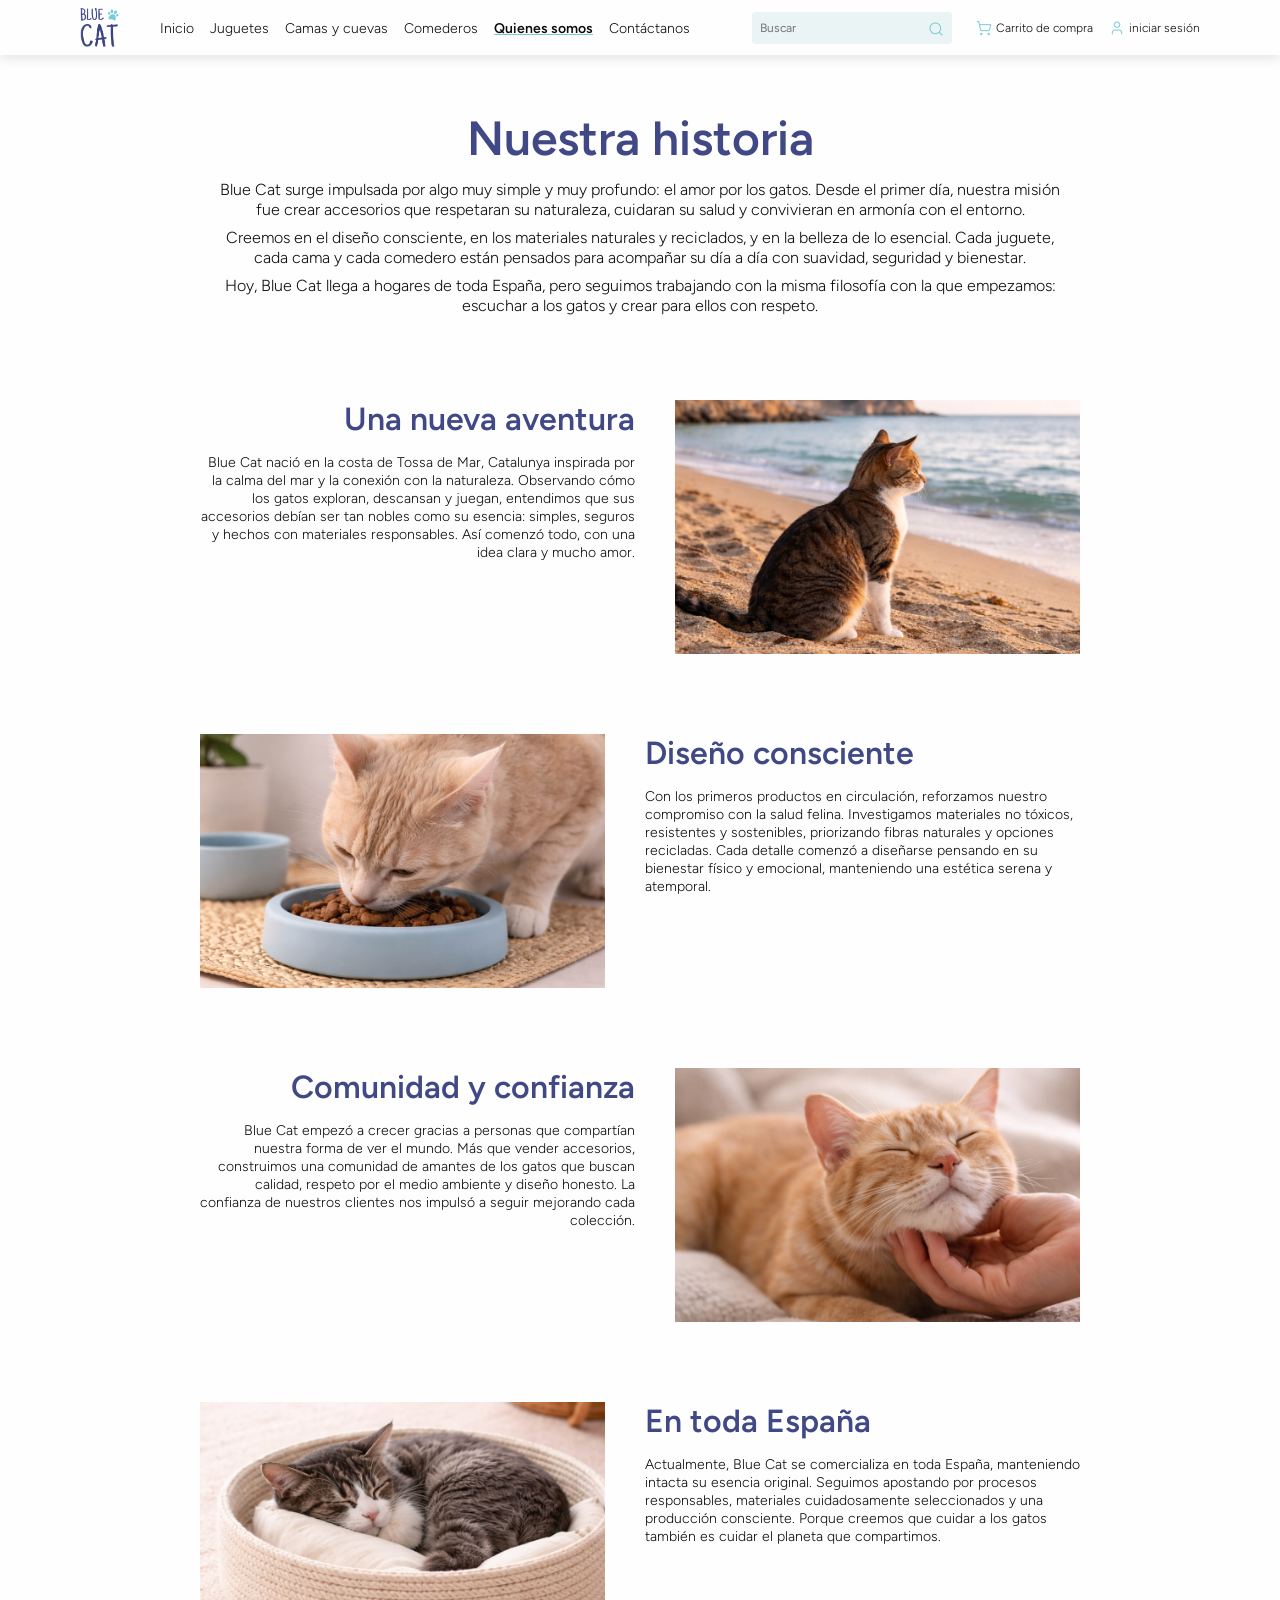
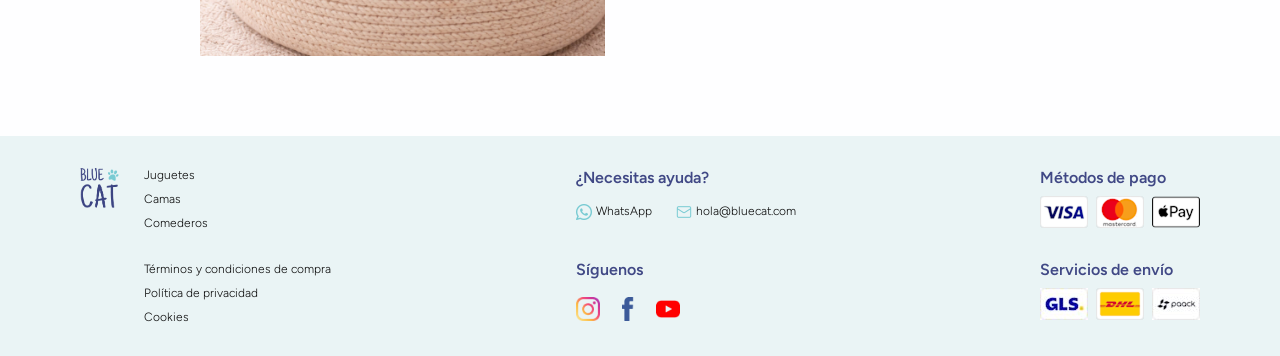
<file: pages/quienes-somos.html>
<!DOCTYPE html>
<html lang="en">
<head>
    <meta charset="UTF-8">
    <meta name="viewport" content="width=device-width, initial-scale=1.0">
    <meta name="description" content="Conoce los origenes de Blue Cat, su misión y visión visnculados con compromiso con el medio ambiente, utiliozando materiales naturales y sostenibles.">
    <meta name="author" content="Paula Martelotti">
    <meta name="robots" content="index, follow">
    <title>Quienes somos</title>

    <!-- Boostrap - enlace al CSS -->
    <link href="https://cdn.jsdelivr.net/npm/bootstrap@5.3.8/dist/css/bootstrap.min.css" rel="stylesheet" integrity="sha384-sRIl4kxILFvY47J16cr9ZwB07vP4J8+LH7qKQnuqkuIAvNWLzeN8tE5YBujZqJLB" crossorigin="anonymous">

    <!-- CSS -->
    <link rel="stylesheet" href="../css/style.css">

    <!-- Font -->
    <link rel="preconnect" href="https://fonts.googleapis.com">
    <link rel="preconnect" href="https://fonts.gstatic.com" crossorigin>
    <link href="https://fonts.googleapis.com/css2?family=Figtree:ital,wght@0,300..900;1,300..900&display=swap" rel="stylesheet">
</head>

<body>

    <header>
        <!-- NAVBAR BOOSTRAP -->
        <nav class="navbar navbar-expand-lg nav-container">
            <div class="container-fluid">
                <a class="logo-drawer-menu" href="../index.html">
                    <img src="../img/logo.png" alt="Inicio">
                </a>
                <button class="navbar-toggler" type="button" data-bs-toggle="collapse" data-bs-target="#navbarSupportedContent" aria-controls="navbarSupportedContent" aria-expanded="false" aria-label="Toggle navigation">
                    <span class="navbar-toggler-icon"></span>
                </button>

                <div class="collapse navbar-collapse drawer-menu" id="navbarSupportedContent">
                    <ul class="navbar-nav me-auto mb-2 mb-lg-0 nav-menu-spacing">
                        <li class="nav.menu.item">
                            <a href="../index.html">Inicio</a>
                        </li>
                        <li class="nav.menu.item">
                            <a href="../pages/juguetes.html">Juguetes</a>
                        </li>
                        <li class="nav.menu.item">
                            <a href="./camas-cuevas.html">Camas y cuevas</a>
                        </li>
                        <li class="nav.menu.item">
                            <a href="./comederos.html">Comederos</a>
                        </li>
                        <li class="nav.menu.item nav-active">
                            <a href="">Quienes somos</a>
                        </li>
                        <li class="nav.menu.item">
                            <a href="./contacto.html">Contáctanos</a>
                        </li>
                    </ul>

                    <div class="nav-right-menu">
                        <!-- search bar -->
                        <div class="search-container">
                            <input type="search" name="buscar" id="buscar" placeholder="Buscar">
                            <a href="">
                                <img src="../img/icons/search.png" alt="search-icon">
                            </a>
                        </div>

                        <!-- user actions -->
                        <ul class="user-actions">
                            <li>
                                <a class="user-actions-item" href="">
                                    <img src="../img/icons/shopping-cart.png" alt="shopping-cart-icon">
                                    <p>Carrito de compra</p>
                                </a>
                            </li>

                            <li>
                                <a class="user-actions-item" href="">
                                    <img src="../img/icons/user.png" alt="User-icon">
                                    <p>iniciar sesión</p>
                                </a>
                            </li>
                        </ul>
                    </div>   
                </div>
            </div>
        </nav>
    </header>

    <main>
        <section class="main-intro">
            <!-- intro -->
            <div class="intro-paragraph">
                <h1 class="h1-intro">Nuestra historia</h1>
                <p class="body-lg paragraph-margin">Blue Cat surge impulsada por algo muy simple y muy profundo: el amor por los gatos. Desde el primer día, nuestra misión fue crear accesorios que respetaran su naturaleza, cuidaran su salud y convivieran en armonía con el entorno.</p>
                <p class="body-lg paragraph-margin">Creemos en el diseño consciente, en los materiales naturales y reciclados, y en la belleza de lo esencial. Cada juguete, cada cama y cada comedero están pensados para acompañar su día a día con suavidad, seguridad y bienestar.</p>
                <p class="body-lg">Hoy, Blue Cat llega a hogares de toda España, pero seguimos trabajando con la misma filosofía con la que empezamos: escuchar a los gatos y crear para ellos con respeto.</p>
            </div>

            <!-- modulos texto-img -->
            <div class="timeline-container">

                <!-- modulo 1-->
                <div class="timeline-item">
                    <div class="timeline-item-container">
                        <h2 class="timeline-item-title text-inverse">Una nueva aventura</h2>
                        <p class="timeline-body-md text-inverse">Blue Cat nació en la costa de Tossa de Mar, Catalunya inspirada por la calma del mar y la conexión con la naturaleza. Observando cómo los gatos exploran, descansan y juegan, entendimos que sus accesorios debían ser tan nobles como su esencia: simples, seguros y hechos con materiales responsables. Así comenzó todo, con una idea clara y mucho amor.</p>
                    </div>
                    <div class="img-limit">
                        <img src="../img/quienes-somos/timeline-01.jpg" class="tineline-img" alt="Un gato en la playa de Tossa de mar">
                    </div>
                </div>

                <!-- modulo 2-->
                <div class="timeline-item timeline-item-inverse">
                    <div class="timeline-item-container">
                        <h2 class="timeline-item-title">Diseño consciente</h2>
                        <p class="timeline-body-md">Con los primeros productos en circulación, reforzamos nuestro compromiso con la salud felina. Investigamos materiales no tóxicos, resistentes y sostenibles, priorizando fibras naturales y opciones recicladas. Cada detalle comenzó a diseñarse pensando en su bienestar físico y emocional, manteniendo una estética serena y atemporal.</p>
                    </div>
                    <div class="img-limit">
                        <img class="tineline-img" src="../img/quienes-somos/timeline-02.jpg" alt="Gato comiendo pienso">
                    </div>
                </div>

                 <!-- modulo 3-->
                <div class="timeline-item">
                    <div class="timeline-item-container"> 
                        <h2 class="timeline-item-title text-inverse">Comunidad y confianza</h2>
                        <p class="timeline-body-md text-inverse">Blue Cat empezó a crecer gracias a personas que compartían nuestra forma de ver el mundo. Más que vender accesorios, construimos una comunidad de amantes de los gatos que buscan calidad, respeto por el medio ambiente y diseño honesto. La confianza de nuestros clientes nos impulsó a seguir mejorando cada colección.</p>
                    </div>
                    <div class="img-limit">
                        <img class="tineline-img" src="../img/quienes-somos/timeline-03.jpg" alt="Un gato siendo acariciado por una mano">
                    </div>
                </div>

                <!-- modulo 4-->
                <div class="timeline-item timeline-item-inverse">
                    <div class="timeline-item-container">
                        <h2 class="timeline-item-title">En toda España</h2>
                        <p class="timeline-body-md">Actualmente, Blue Cat se comercializa en toda España, manteniendo intacta su esencia original. Seguimos apostando por procesos responsables, materiales cuidadosamente seleccionados y una producción consciente. Porque creemos que cuidar a los gatos también es cuidar el planeta que compartimos.</p>
                    </div>
                    <div class="img-limit">
                        <img class="tineline-img" src="../img/quienes-somos/timeline-04.jpg" alt="Un gato durmiendo en una cama">
                    </div>
                </div>
               
            </div>        
        </section>
    </main>

    <footer class="bkg-color-verde footer-spacing">

        <!-- elementos izquierda -->
        <div class="footer-left">
             <img src="../img/logo.png" alt="logo">

             <div class="footer-left-text">
                <ul class="body-sm footer-left-text-items">
                    <li><a href="./juguetes.html">Juguetes</a></li>
                    <li><a href="./camas-cuevas.html">Camas</a></li>
                    <li><a href="./comederos.html">Comederos</a></li>
                </ul>

                <ul class="body-sm footer-left-text-items">
                    <li><a href="">Términos y condiciones de compra</a></li>
                    <li><a href="">Política de privacidad</a></li>
                    <li><a href="">Cookies</a></li>
                </ul>
             </div>
        </div>

        <!-- elementos centro -->
        <div class="footer-mid-right footer-responsive-layout">
             <div class="footer-mid">
                <h4>¿Necesitas ayuda?</h4>
                <ul class="body-sm footer-mid-help">
                    <li>
                        <a class="footer-mid-help-item" href="">
                            <img class="img-ayuda" src="../img/assets footer/whatsapp.png" alt="whatsapp">
                            <p>WhatsApp</p>
                        </a>
                    </li>
                    <li>
                        <a class="footer-mid-help-item" href="">
                            <img class="img-ayuda" src="../img/icons/mail.png" alt="email">
                            <p>hola@bluecat.com</p>
                        </a>
                    </li>
                </ul>
             </div>
             <div class="footer-mid">
                <h4>Síguenos</h4>
                <ul class="footer-mid-rrss">
                    <li>
                        <a href="">
                            <img class="img-rrss" src="../img/assets footer/instagram.png" alt="instagram">
                        </a>
                    </li>
                    <li>
                        <a href="">
                            <img class="img-rrss" src="../img/assets footer/facebook.png" alt="facebook">
                        </a>
                    </li>
                    <li>
                        <a href="">
                            <img class="img-rrss" src="../img/assets footer/youtube.png" alt="youtube">
                        </a>
                    </li>
                </ul>
             </div> 
        </div>

        <!-- elementos derecha -->
        <div class="footer-mid-right footer-responsive-layout">
             <div class="footer-right">
                <h4>Métodos de pago</h4>
                <ul class="footer-right-img">
                    <li>
                        <img class="img-pago-envio" src="../img/assets footer/visa.png" alt="visa">
                    </li>
                    <li>
                        <img class="img-pago-envio" src="../img/assets footer/mastercard.png" alt="mastercard">
                    </li>
                    <li>
                        <img class="img-pago-envio" src="../img/assets footer/apple.png" alt="apple-pay">
                    </li>
                </ul>
             </div>

             <div class="footer-right">
                <h4>Servicios de envío</h4>
                <ul class="footer-right-img">
                    <li>
                        <img class="img-pago-envio" src="../img/assets footer/gls.png" alt="gls">
                    </li>
                    <li>
                        <img class="img-pago-envio" src="../img/assets footer/dhl.png" alt="dhl"> 
                    </li>
                    <li>
                        <img class="img-pago-envio" src="../img/assets footer/paak.png" alt="paack">
                    </li>
                </ul>
             </div>    
        </div>
    </footer>

    <!-- Boostrap - funcionalidades -->
    <script src="https://cdn.jsdelivr.net/npm/bootstrap@5.3.8/dist/js/bootstrap.bundle.min.js" integrity="sha384-FKyoEForCGlyvwx9Hj09JcYn3nv7wiPVlz7YYwJrWVcXK/BmnVDxM+D2scQbITxI" crossorigin="anonymous"></script>
    
</body>
</html>
</file>
<file: css/style.css>
@charset "UTF-8";
/* reset */
* {
  margin: 0;
  padding: 0;
  box-sizing: border-box;
}

ul {
  margin: 0;
  padding: 0;
}

li {
  list-style: none;
}

a {
  text-decoration: none;
}

/* Variables */
/* tokens globales */
/* tokens semanticos */
/* mixin */
h1, h2, h3, h4, h5, body {
  font-family: "Figtree", sans-serif;
  margin: 0;
  padding: 0;
}

p {
  margin: 0;
  padding: 0;
}

h1, h2, h3, h4, h5 {
  font-weight: 600;
  color: #404885;
}

body {
  background-color: #FEFEFF;
  font-weight: 100;
  color: #0B0B0B;
}

h1 {
  font-size: 56px;
  line-height: 62px;
  text-align: left;
}

h2 {
  font-size: 48px;
  line-height: 52px;
  text-align: center;
  margin-bottom: 16px;
}

h3 {
  font-size: 32px;
  line-height: 38px;
  text-align: center;
}

h4 {
  font-size: 16px;
  line-height: 20px;
  text-align: left;
}

/* ---- CLASES ---- */
.body-lg {
  font-size: 16px;
  line-height: 20px;
  text-align: center;
}

.body-md {
  font-size: 14px;
  line-height: 18px;
}

.body-sm {
  font-size: 12px;
  line-height: 14px;
}

.paragraph-margin {
  margin: 8px 0px;
}

header nav div a img {
  width: 40px;
}

header nav div ul li a {
  font-size: 14px;
  line-height: 18px;
  color: inherit;
  /* nav menu */
}

header nav div ul li a img {
  width: 16px;
  /* user actions img size */
}

/* ---- CLASES ---- */
.h2-header {
  display: flex;
  flex-direction: column;
  align-items: center;
  gap: 16px;
}

/* NAVBAR BOOSTRAP */
.nav-container {
  background-color: #FEFEFF;
  box-shadow: 0 4px 10px rgba(0, 0, 0, 0.1);
  display: flex;
  padding: 8px 68px;
  position: fixed;
  top: 0;
  z-index: 1000;
  width: 100%;
}

.nav-menu-spacing {
  display: flex;
  gap: 16px;
  padding-left: 40px;
}

.nav.menu.item {
  font-size: 14px;
  line-height: 18px;
  color: #0B0B0B;
}

.nav-right-menu {
  display: flex;
  align-items: center;
  padding-left: 40px;
  gap: 24px;
}

.search-container {
  display: flex;
  align-items: center;
  background-color: #EAF4F5;
  border-radius: 4px;
  padding: 4px 8px;
  width: 200px;
}

.search-container input {
  border: none;
  background: transparent;
  outline: none;
  font-size: 12px;
  flex: 1;
}

.search-container img {
  width: 16px;
  height: 16px;
}

.user-actions {
  display: flex;
  align-content: center;
  gap: 16px;
}

.user-actions-item {
  display: flex;
  align-items: center;
  gap: 4px;
  font-size: 12px;
  line-height: 14px;
  font-weight: 300;
}

.nav-active {
  font-weight: 600;
  text-decoration-line: underline;
  text-decoration-color: #79CBD3;
}

/* ---- CLASES ---- */
.bkg-color-verde {
  background-color: #EAF4F5;
}

.bkg-color-lila {
  background-color: #DADEFF;
}

/* INTRO */
.main-intro {
  display: flex;
  flex-direction: column;
  align-items: center;
  gap: 64px;
  margin: 112px 80px 80px 80px;
}

.h1-intro {
  font-size: 48px;
  line-height: 52px;
  text-align: center;
  margin-bottom: 16px;
}

/* HOME */
.home-intro {
  display: flex;
  flex-direction: column;
  align-items: center;
  gap: 40px;
  margin: 80px;
}

.hero {
  display: flex;
  justify-content: center;
  flex-direction: row;
  align-items: center;
  background-color: #EAF4F5;
  padding: 112px 80px 80px 80px;
  gap: 80px;
}

.hero-content {
  display: flex;
  flex-direction: column;
  align-items: left;
  align-content: center;
  height: auto;
  gap: 40px;
}

.hero-superindice {
  color: #404885;
  font-size: 20px;
  line-height: 24px;
  text-align: left;
  font-weight: 400;
  margin-bottom: 4px;
}

.hero-body {
  font-size: 16px;
  line-height: 20px;
  text-align: left;
  margin-top: 8px;
}

.hero-img {
  width: 50vw;
}

/* NUEVA COLECCION */
.title-nueva-coleccion {
  font-size: 48px;
  line-height: 52px;
  text-align: left;
  margin-bottom: 24px;
}

.hero-nueva-coleccion {
  display: flex;
  justify-content: center;
  flex-direction: row;
  align-items: center;
  max-width: 1048px;
  gap: 80px;
  margin-bottom: 20px;
}

.hero-img-nueva-coleccion {
  width: 40vw;
}

/* QUIENES SOMOS */
.intro-paragraph {
  padding: 0px 128px;
  margin-bottom: 20px;
}

.timeline-container {
  display: flex;
  justify-content: center;
  flex-direction: column;
  align-items: center;
  gap: 80px;
}

/* ---- CLASES ---- */
.primary-button {
  background-color: #BFF0F5;
  color: #404885;
  display: inline-flex;
  justify-content: center;
  align-items: center;
  height: 40px;
  width: auto;
  font-size: 16px;
  line-height: 20px;
  text-align: center;
  font-weight: 600;
  border: none;
  border-radius: 4px;
  padding: 8px 12px;
}

.primary-button:hover {
  background-color: #A6E8EF;
}

.primary-button:active {
  background-color: #79CBD3;
}

.secondary-button {
  background-color: #FEFEFF;
  color: #404885;
  display: inline-flex;
  justify-content: center;
  align-items: center;
  height: 40px;
  width: auto;
  font-size: 16px;
  line-height: 20px;
  text-align: center;
  font-weight: 600;
  border: 1px solid #404885;
  border-radius: 4px;
  padding: 8px 12px;
}

.secondary-button:hover {
  color: #1E234B;
}

.secondary-button:active {
  color: #1E234B;
  border: 1.5px solid #404885;
}

.button-fill-content {
  width: 100%;
}

body main section div div a p {
  color: #0B0B0B;
  text-align: center;
  /* color del p de las cards */
}

body main section div div img {
  width: 200px;
  /* img size cards home */
}

body main section div div a img {
  width: 200px;
  height: 168px;
  /* img size cards camas */
}

/* ---- CLASES ---- */
/* CARDS */
.main-diversion-cards {
  display: flex;
  justify-content: space-between;
  width: 100%;
  max-width: 1280px;
}

.card-plain {
  display: flex;
  flex-direction: column;
  align-items: center;
  gap: 24px;
}

.card-plain-content {
  display: flex;
  flex-direction: column;
  align-items: center;
  gap: 8px;
}

.card-title {
  font-size: 20px;
  line-height: 24px;
  text-align: center;
  font-weight: 600;
  color: #404885;
}

.main-cards-full {
  display: flex;
  justify-content: center;
  flex-direction: row;
  align-items: center;
  gap: 40px;
  margin: 0px 80px;
}

.card-full {
  background-color: #DADEFF;
  display: flex;
  flex-direction: column;
  align-items: center;
  padding: 40px;
  gap: 24px;
}

.card-full-img {
  width: 100%;
}

.card-shadow {
  display: flex;
  flex-direction: column;
  gap: 8px;
  max-width: 232px;
  box-shadow: 0 4px 10px rgba(0, 2, 10, 0.1);
  border-radius: 8px;
}

.card-shadow-content {
  display: flex;
  flex-direction: column;
  align-items: center;
  padding: 0px 16px;
  gap: 16px;
}

.card-shadow-text {
  display: flex;
  flex-direction: column;
  align-items: center;
  padding-top: 8px;
  gap: 4px;
}

.card-shadow-button {
  display: flex;
  padding: 16px;
  width: 100%;
}

.card-shadow-img {
  width: 100%;
}

/* PRODUCTOS */
.cards-container {
  display: flex;
  justify-content: center;
  flex-wrap: wrap;
  gap: 40px;
}

body main section img {
  width: 16px;
  /* icono email size */
}

body main form label {
  font-size: 12px;
  line-height: 14px;
  text-align: left;
  /* label form */
}

/* formulario de contacto */
body main section form {
  display: flex;
  justify-content: center;
  flex-direction: column;
  gap: 20px;
  padding: 0 40px 40px 40px;
  width: 60%;
}

/* ---- CLASES ---- */
/* TEXTFIELD */
.textfield {
  display: flex;
  align-items: center;
  max-width: 904px;
  gap: 16px;
  width: 50%;
}

.textfield-container {
  display: flex;
  align-items: center;
  gap: 8px;
  flex: 1;
  background-color: #FEFEFF;
  border: 1px solid #79CBD3;
  border-radius: 4px;
  padding: 8px 12px;
}

.textfield-container input {
  border: none;
  outline: none;
  flex: 1;
  font-size: 12px;
}

.textfield-container input::placeholder {
  color: #B9B9B9;
}

.textfield-container img {
  width: 16px;
  height: 16px;
}

textarea::placeholder {
  color: #B9B9B9;
  font-size: 12px;
}

select:invalid {
  color: #B9B9B9;
  font-size: 12px;
}

.contact-container {
  display: flex;
  flex-direction: column;
  gap: 8px;
  width: 100%;
}

.button-container {
  display: flex;
  justify-content: center;
  padding-top: 24px;
}

/* CONTACTO */
.form-style {
  display: flex;
  justify-content: center;
}

.user-container {
  display: flex;
  justify-content: center;
  gap: 32px;
  width: 100%;
}

.timeline-item {
  display: flex;
  flex-direction: row;
  align-items: flex-start;
  margin: 0px 120px;
  gap: 40px;
}

.timeline-item-container {
  max-width: 34vw;
}

.timeline-item-inverse {
  flex-direction: row-reverse;
}

.timeline-item-title {
  font-size: 32px;
  line-height: 38px;
  text-align: left;
}

.timeline-body-md {
  font-size: 14px;
  line-height: 18px;
}

.text-inverse {
  text-align: right;
}

.tineline-img {
  width: 32vw;
  transition: transform 0.3s;
}

.tineline-img:hover {
  transform: scale(1.2);
}

.img-limit {
  overflow: hidden;
}

/* NUEVA COLECCION */
.galeria {
  display: grid;
  grid-template-columns: 2fr 1fr;
  grid-template-rows: auto auto;
  gap: 10px;
  max-width: 1048px;
  margin-bottom: 20px;
}

.img-galeria {
  width: 100%;
  height: 100%;
  object-fit: cover;
}

.grande {
  grid-row: span 2;
}

body footer div img {
  width: 40px;
  height: 40px;
  /* logo size */
}

body footer div div ul li a {
  color: #0B0B0B;
  /* color de enlaces del footer */
}

/* ---- CLASES ---- */
/* FOOTER */
.footer-spacing {
  display: flex;
  justify-content: space-between;
  padding: 32px 80px;
  width: 100%;
}

.footer-left {
  display: flex;
  gap: 24px;
}

.footer-left-text {
  display: flex;
  flex-direction: column;
  gap: 32px;
}

.footer-left-text-items {
  display: flex;
  flex-direction: column;
  gap: 10px;
}

.footer-mid-right {
  display: flex;
  flex-direction: column;
  gap: 32px;
}

.footer-mid {
  display: flex;
  flex-direction: column;
  gap: 16px;
}

.footer-mid-help {
  display: flex;
  gap: 24px;
  margin-bottom: 8px;
}

.footer-mid-help-item {
  display: flex;
  gap: 4px;
}

.footer-mid-rrss {
  display: flex;
  gap: 16px;
}

.footer-right {
  display: flex;
  flex-direction: column;
  gap: 8px;
}

.footer-right-img {
  display: flex;
  gap: 8px;
}

/* clases para las img del footer */
.img-ayuda {
  width: 16px;
  height: 16px;
  /* tamaño img ayuda del footer */
}

.img-rrss {
  width: 24px;
  height: 24px;
  /* tamaño img rrss del footer */
}

.img-pago-envio {
  width: 48px;
  height: 32px;
  /* tamaño img envio y pago del footer */
}

/* ----  MEDIAQUERIE ---- */
/* TABLET 992px */
@media (max-width: 992px) {
  /* GENERALES */
  h1 {
    font-size: 48px;
    line-height: 52px;
    text-align: center;
  }
  h2 {
    font-size: 40px;
    line-height: 44px;
  }
  h3 {
    font-size: 28px;
    line-height: 32px;
  }
  .h1-intro {
    font-size: 40px;
    line-height: 44px;
  }
  .button-responsive {
    width: 100%;
    max-width: 520px;
  }
  /* NAVBAR */
  .logo-drawer-menu {
    padding-left: 40px;
  }
  .nav-container {
    padding: 8px 0px;
  }
  .drawer-menu {
    padding-top: 20px;
  }
  .user-actions {
    flex-direction: column;
    align-items: left;
  }
  .nav-right-menu {
    display: flex;
    flex-direction: column;
    align-items: flex-start;
    padding: 16px 0 40px 40px;
    padding-left: 40px;
    width: 100%;
  }
  /* HOME */
  .hero {
    flex-direction: column;
    justify-content: center;
    gap: 40px;
  }
  .hero-content {
    align-items: center;
    gap: 32px;
  }
  .hero-superindice {
    text-align: center;
  }
  .hero-body {
    text-align: center;
  }
  .hero-img {
    width: 100%;
  }
  .main-diversion-cards {
    flex-direction: column;
    align-items: center;
    gap: 40px;
  }
  .card-plain {
    max-width: 400px;
  }
  .main-cards-full {
    flex-direction: column;
  }
  .textfield {
    width: 100%;
  }
  /* NUEVA COLECCION */
  .hero-nueva-coleccion {
    flex-direction: column;
    gap: 40px;
  }
  .title-nueva-coleccion {
    text-align: center;
  }
  .hero-img-nueva-coleccion {
    width: 100%;
    max-width: 400px;
  }
  .galeria {
    grid-template-columns: 1fr;
  }
  /* QUIENES SOMOS */
  .intro-paragraph {
    margin-bottom: 0px;
  }
  .timeline-item-title {
    font-size: 28px;
    line-height: 32px;
  }
  .timeline-container {
    gap: 48px;
  }
  .intro-paragraph {
    padding: 0px;
  }
  .timeline-item-container {
    max-width: 100vw;
  }
  .timeline-item {
    flex-direction: column;
    margin: 0px;
    gap: 20px;
  }
  .timeline-item-title {
    text-align: center;
  }
  .timeline-body-md {
    text-align: center;
  }
  .tineline-img {
    width: 80vw;
  }
  /* CONTACTO */
  .form-style {
    width: 100%;
    padding: 0px;
  }
  .button-container {
    padding-top: 16px;
    width: 100%;
  }
  .footer-mid-help {
    flex-direction: column;
    gap: 8px;
  }
  /* MOBILE 520px */
}
@media (max-width: 992px) and (max-width: 520px) {
  .hero {
    padding: 112px 40px 80px 40px;
  }
  .home-intro {
    margin: 80px 40px 80px 40px;
  }
  .main-cards-full {
    margin: 40px;
  }
  .main-intro {
    margin: 80px 40px 80px 40px;
  }
  /* FOOTER */
  .footer-spacing {
    flex-direction: column;
    padding: 32px 40px;
    gap: 40px;
  }
  .footer-left {
    flex-direction: column;
  }
  .footer-left-text {
    flex-direction: row;
    gap: 100px;
  }
  .footer-mid-help {
    flex-direction: column;
    gap: 8px;
  }
  .footer-responsive-layout {
    flex-direction: row;
  }
  .img-pago-envio {
    width: 32px;
    height: 20px;
    /* tamaño img envio y pago del footer */
  }
}

/*# sourceMappingURL=style.css.map */
</file>
